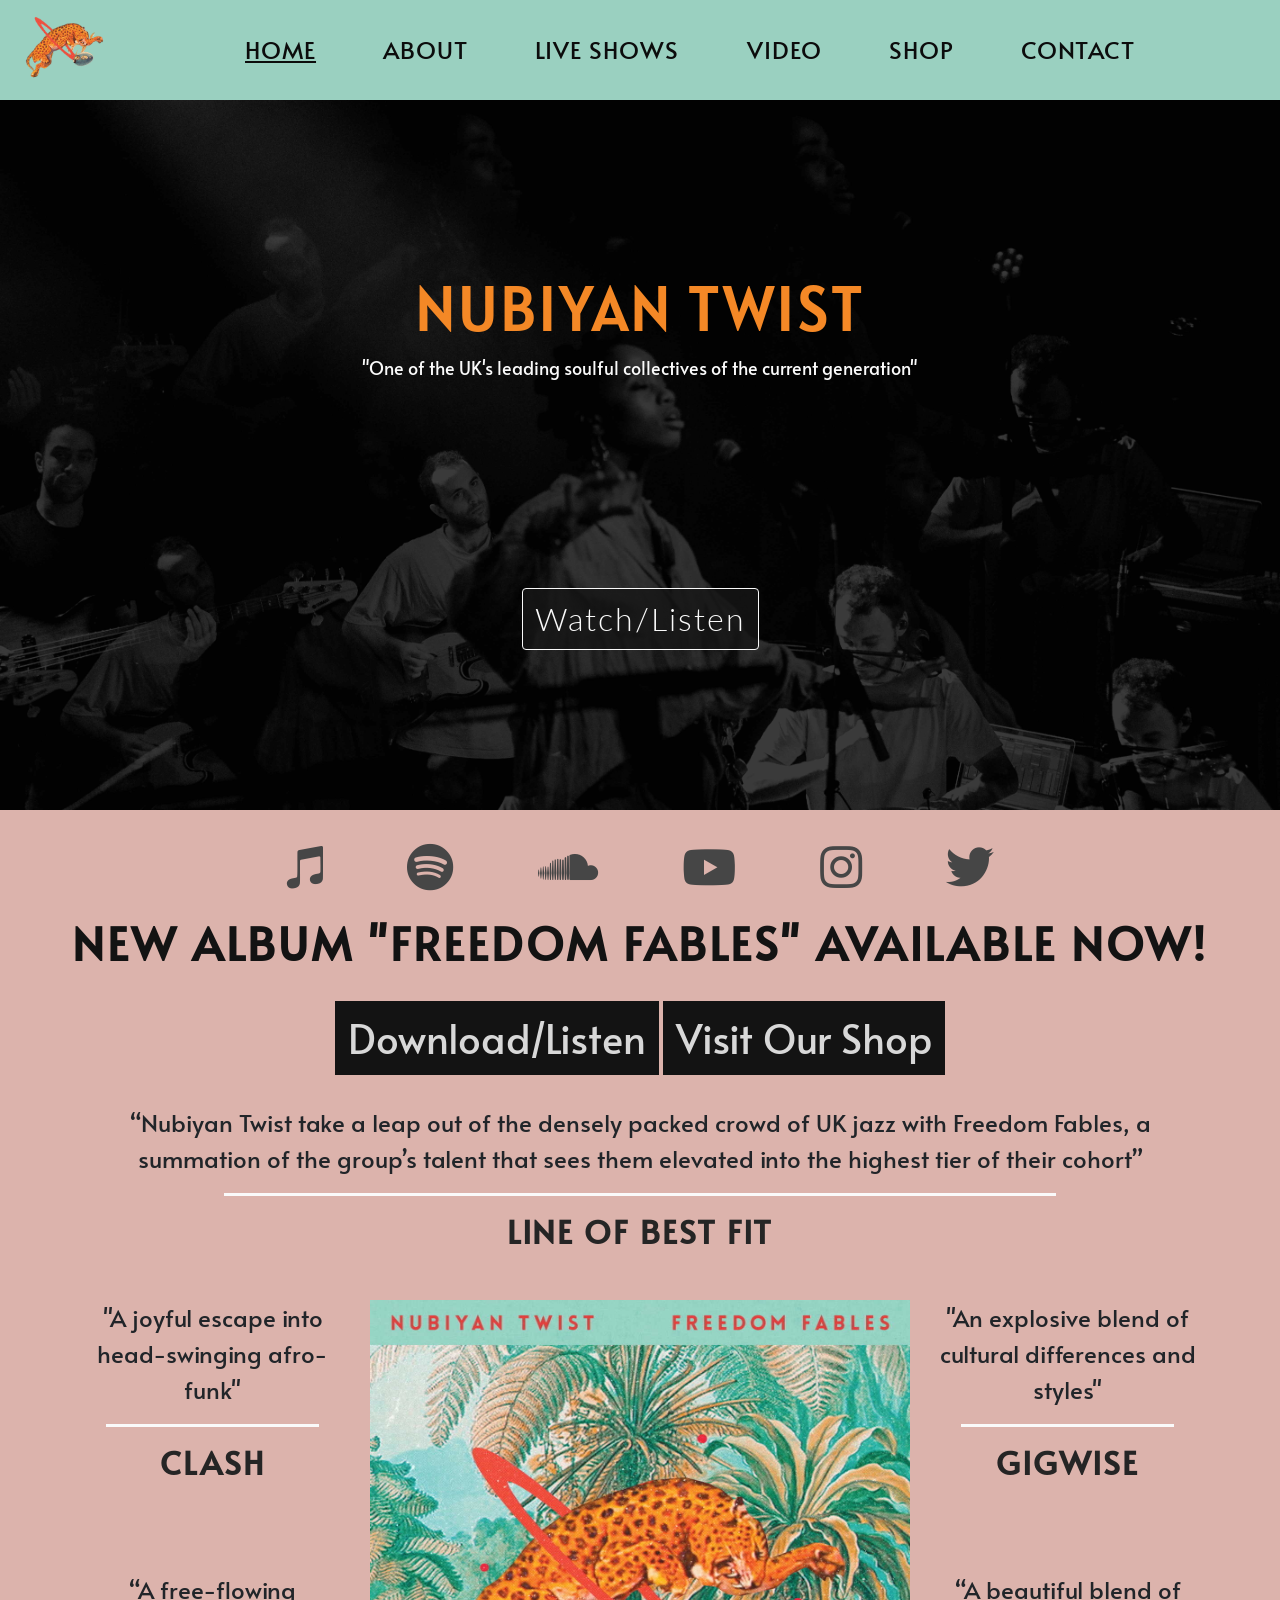
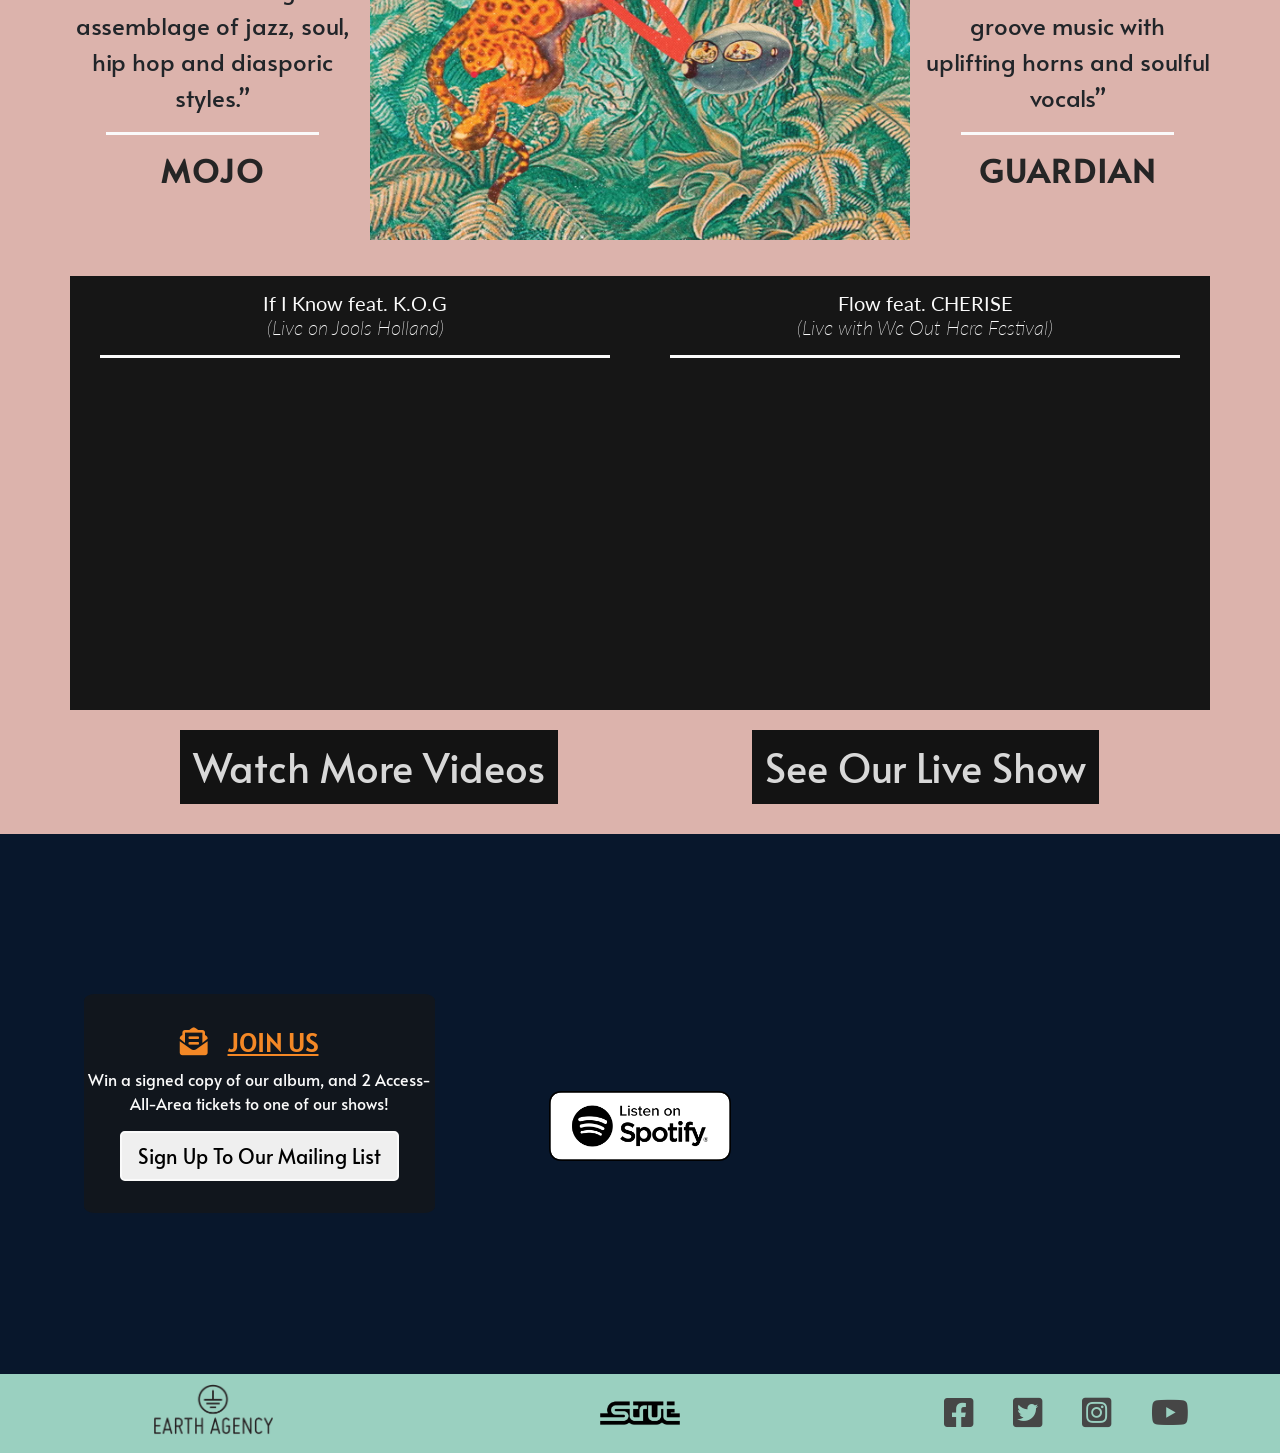
<file: index.html>
<!DOCTYPE html>
<html lang="en-US">
<head>
    <meta charset="UTF-8">
    <meta http-equiv="X-UA-Compatible" content="IE=edge">
    <meta name="viewport" content="width=device-width, initial-scale=1.0">
    <meta name="description" content="Home Page for UK Jazz Band Nubiyan Twist">
    <meta name="keywords" content="music, live music, jazz, UK Jazz, african, world music, UK Music, BBC Radio 6">
    <meta name="author" content="Nubiyan Twist">
    <title>Nubiyan Twist</title>
    <!-- Bootstrap and FontAwesome CDN -->
    <link rel="stylesheet" href="https://maxcdn.bootstrapcdn.com/bootstrap/4.0.0/css/bootstrap.min.css"
        integrity="sha384-Gn5384xqQ1aoWXA+058RXPxPg6fy4IWvTNh0E263XmFcJlSAwiGgFAW/dAiS6JXm" crossorigin="anonymous">
    <link rel="stylesheet" href="https://cdnjs.cloudflare.com/ajax/libs/font-awesome/5.15.3/css/all.min.css"
        integrity="sha512-iBBXm8fW90+nuLcSKlbmrPcLa0OT92xO1BIsZ+ywDWZCvqsWgccV3gFoRBv0z+8dLJgyAHIhR35VZc2oM/gI1w=="
        crossorigin="anonymous" />
    <link rel="stylesheet" href="assets/css/style.css">
</head>
<body>
    <!--Navigation Bar-->
    <nav class="navbar navbar-expand-sm fixed-top">
        <div class="container-fluid">
            <div class="navbar-logo" title="Nubiyan Twist Brand Logo, links to Home Page">
                <a href="index.html" class="navbar-brand">
                    <img src="assets/icons/nt-home-icon.png" width="604" height="504"
                        alt="Clickable Nubiyan Twist brand logo, links to home page">
                </a>
            </div>
            <button class="navbar-toggler" type="button" data-toggle="collapse" data-target="#navBarResponsive">
                <span><i class="fas fa-bars navbar-mobile-toggler"></i></span>
            </button>
            <div class="collapse navbar-collapse" id="navBarResponsive">
                <ul class="navbar-nav">
                    <li class="nav-item">
                        <a class="nav-link active" href="index.html">Home</a>
                    </li>
                    <li class="nav-item">
                        <a class="nav-link" href="about.html">About</a>
                    </li>
                    <li class="nav-item">
                        <a class="nav-link" href="liveshows.html">Live Shows</a>
                    </li>
                    <li class="nav-item">
                        <a class="nav-link" href="videos.html">Video</a>
                    </li>
                    <li class="nav-item">
                        <a class="nav-link" href="shop.html">Shop</a>
                    </li>
                    <li class="nav-item">
                        <a class="nav-link" href="contact.html">Contact</a>
                    </li>
                </ul>
                <!-- Navbar Brand Logo displayed on collapsed Navbar, on mobile phones only -->
                <div class="collapse-brand d-md-none d-sm-block">
                    <a href="index.html"><img src="assets/icons/nt-home-icon.png"
                            alt="Clickable icon link to home page"></a>
                </div>
            </div>
        </div>
    </nav>
    <!-- Hero Image/Jumbotron -->
    <main>
        <section>
            <div class="container-fluid callout-container p-0">
                <div class="opaque-overlay">&nbsp;</div>
                <div class="row no-gutters">
                    <div class="col-12">
                        <div class="jumbotron callout-jumbotron">
                            <h1 class="text-center text-uppercase">Nubiyan Twist</h1>
                            <p class="lead text-center">"One of the UK's leading
                                soulful collectives of the current generation"</p>
                        </div>
                    </div>
                    <div class="col-12">
                        <div class="anchor-wrapper">
                            <a class="btn" href="#feature-videos">Watch/Listen</a>
                        </div>
                    </div>
                </div>
            </div>
        </section>
        <!-- Album Promo Call-Out Section -->
        <section id="album-promotion-section">
            <div class="container-fluid">
                <div class="social-media-links">
                    <div class="row no-gutters d-inline">
                        <div class="col-12">
                            <ul>
                                <li><a href="https://music.apple.com/us/artist/nubiyan-twist/932010388"
                                        target="_blank"><span><i class="fab fa-itunes-note"></i></span></a></li>
                                <li><a href="https://open.spotify.com/artist/5HNkGissAKlCv88sus7rVO?si=vvxTg8BMSMqobjlIAK5eQg"
                                        target="_blank"><span><i class="fab fa-spotify"></i></span></a></li>
                                <li><a href="https://soundcloud.com/nubiyantwist" target="_blank"><span><i
                                                class="fab fa-soundcloud"></i></span></a></li>
                                <li><a href="https://www.youtube.com/user/NubiyanTwist" target="_blank"><span><i
                                                class="fab fa-youtube"></i></span></a></li>
                                <li class="d-none d-md-none d-lg-inline-block"><a
                                        href="https://www.instagram.com/nubiyantwist/?hl=en" target="_blank"><span><i
                                                class="fab fa-instagram"></i></span></a></li>
                                <li class="d-none d-md-none d-lg-inline-block"><a
                                        href="https://twitter.com/Nubiyantwist" target="_blank"><span><i
                                                class="fab fa-twitter"></i></span></a></li>
                            </ul>
                        </div>
                    </div>
                </div>
                <h4 class="promo-header"><strong>New Album "Freedom Fables" Available Now!</strong>
                </h4>
                <div class="col-12 download-shop-cta-wrapper p-0">
                        <a class="btn cta-promo-section" href="https://nubiyantwist.bandcamp.com/" target="_blank">Download/Listen</a>
                        <a class="btn cta-promo-section" href="shop.html">Visit Our Shop</a>
                </div>
            </div>
            <!-- Testimonies / Album Cover Image -->
            <div class="container leader-quote">
                <div class="row">
                    <div class="col-12 text-center d-none d-lg-block quote-content">
                        <p>“Nubiyan Twist take a leap out of the densely packed crowd of UK jazz
                            with
                            Freedom Fables, a summation of the group’s talent that sees them elevated into the highest
                            tier
                            of their cohort”
                        </p>
                        <hr class="block-divider-home">
                        <h6 class="testimony-header">Line of Best Fit</h6>
                    </div>
                </div>
            </div>
            <div class="container d-flex flex-nowrap">
                <div class="row">
                    <div class="col-sm-12 col-md-3 col-lg-3 testimony-tablet-padding">
                        <div class="quote-content">
                            <p>"A joyful escape into head-swinging afro-funk"</p>
                            <hr class="block-divider-home">
                            <h6 class="testimony-header">Clash</h6>
                        </div>
                        <div class="quote-content">
                            <p>“A free-flowing assemblage of jazz, soul, hip hop and diasporic
                                styles.”
                            </p>
                            <hr class="block-divider-home">
                            <h6 class="testimony-header">Mojo</h6>
                        </div>
                    </div>
                    <div class="col-sm-12 col-md-6 col-lg-6 album-cover-image">
                        <figure><img src="assets/images/home-page/ffcoverimage-home-promo.jpg" loading="lazy"
                                alt="Nubiyan Twist Freedom Fables Out Now" width="600" height="600" id="album-cover">
                        </figure>
                    </div>
                    <div class="col-sm-12 col-md-3 col-lg-3 testimony-tablet-padding">
                        <div class="quote-content">
                            <p>"An explosive blend of cultural differences and styles"</p>
                            <hr class="block-divider-home">
                            <h6 class="testimony-header">Gigwise</h6>
                        </div>
                        <div class="quote-content">
                            <p>“A beautiful blend of groove music with uplifting horns and soulful
                                vocals”</p>
                            <hr class="block-divider-home">
                            <h6 class="testimony-header">Guardian</h6>
                        </div>
                    </div>
                </div>
            </div>
            <!-- Featured Videos with Call-to-action Buttons -->
            <div class="container feature-video-container" id="feature-videos">
                <div class="row justify-content-md-between justify-content-lg-around padding">
                    <div class="col-sm-12 col-md-6 col-lg-6 home-video-wrapper">
                        <h5>If I Know feat. K.O.G <span class="block-span">(Live on Jools Holland)</span></h5>
                        <hr class="video-divider">
                        <iframe class="video" width="560" height="315" src="https://www.youtube.com/embed/c_VfMrUbQhY"
                            title="YouTube video player" loading="lazy"
                            allow="accelerometer; autoplay; clipboard-write; encrypted-media; gyroscope; picture-in-picture"
                            allowfullscreen></iframe>
                    </div>
                    <div class="col-sm-12 col-md-6 col-lg-6 home-video-wrapper">
                        <h5>Flow feat. CHERISE <span class="block-span">(Live with We Out Here Festival)</span></h5>
                        <hr class="video-divider">
                        <iframe class="video" width="560" height="315" src="https://www.youtube.com/embed/0d_JfNtGXSI"
                            title="YouTube video player" loading="lazy"
                            allow="accelerometer; autoplay; clipboard-write; encrypted-media; gyroscope; picture-in-picture"
                            allowfullscreen></iframe>
                    </div>
                    <div class="col-12 col-md-6 col-lg-4 home-feature-video-buttons">
                            <a class="btn cta-promo-section" href="videos.html">Watch More Videos</a>
                    </div>
                    <div class="col-12 col-md-6 col-lg-4">
                           <a class="btn cta-promo-section" href="liveshows.html">See Our Live Show</a>
                    </div>
                </div>
            </div>
        </section>
        <!-- Mailing List/Spotify Player -->
        <section class="mailing-spotify-section" id="mailing-spotify-section">
            <div class="container-fluid mailing-spotify-container text-center">
                <div class="row d-flex justify-content-center align-items-center">
                    <div class="col-md-6 col-lg-4 col-sm-12">
                        <div class="mailing-cta-tablet-flex">
                            <div class="mailing-cta">
                                <h3><span class="mail-icon"><i class="fas fa-envelope-open-text"></i></span>Join Us</h3>
                                <p class="content-font">Win a signed copy of our album, and 2 Access-All-Area tickets to
                                    one of our shows!</p>
                                <button class="btn btn-lg" data-toggle="modal"
                                    data-target="#signUpModal">Sign Up To Our Mailing List</button>
                            </div>
                        </div>
                    </div>
                    <div class="col-lg-4 d-none d-md-block spotify-badge">
                        <figure><img src="assets/icons/listen-on-spotify.png" alt="Spotify Badge" width="182"
                                height="70" class="spotify-desktop-image"></figure>
                    </div>
                    <div class="col-sm-12 spotify-mobile-banner d-md-none d-sm-block p-0">
                        <figure><img src="assets/images/home-page/spotify-leaderboard.jpg"
                                alt="Nubiyan Twist Spotify Promo Banner" class="spotify-leaderboard"
                                style="width: 100%"></figure>
                    </div>
                    <div class="col-lg-4 col-sm-12 p-0 mailing-spotify-content">
                        <iframe src=" https://open.spotify.com/embed/album/7dGOyxCI4QXNFxHEpgD4jt" width="300"
                            height="185" class="spotify-player" allow="encrypted-media"></iframe>
                    </div>
                </div>
            </div>
        </section>
    </main>
    <!-- Mailing List Modal Pop-up -->
    <aside>
    <div class="modal" tabindex="-1" role="dialog" id="signUpModal">
        <div class="modal-dialog" role="document">
            <div class="modal-content mailing-modal">
                <div class="modal-header" id="mailing-modal-header">
                    <h5 class="modal-title my-3">Sign Up to our Mailing List!</h5>
                    <button type="button" class="btn close" id="mailing-modal-close" data-dismiss="modal" aria-label="Close">
                        <span aria-hidden="true">&times;</span>
                    </button>
                </div>
                <div class="modal-body">
                    <form>
                        <div class="form-group">
                            <label for="exampleInputEmail1">Email address</label>
                            <input type="email" class="form-control" id="exampleInputEmail1"
                                aria-describedby="emailHelp" placeholder="Enter email">
                            <small id="emailHelp" class="form-text text-muted">We'll never share your email with
                                anyone else.</small>
                        </div>

                        <button type="submit" class="btn">Sign Up to Enter Prize Draw</button>
                    </form>
                </div>
            </div>
        </div>
    </div>
</aside>
    <!-- Footer -->
    <footer>
        <div class="container-fluid footer">
            <div class="row">
                <div class="col-lg-4 d-none d-md-none d-lg-block">
                    <div class="label-icon-wrapper">
                        <a href="https://earth-agency.com/" target="_blank"><img src="assets/icons/earth-agency-icon.png"
                                alt="Booking Agents Link" width="500" height="500" class="earth-agency-icon"></a>
                    </div>
                </div>
                <div class="col-lg-4 d-none d-md-none d-lg-block">
                    <div class="label-icon-wrapper">
                        <a href="https://strut.k7store.com/" target="_blank"><img src="assets/icons/strut-icon.png"
                                alt="Music Label Link" class="strut-icon" width="500" height="218"></a>
                    </div>
                </div>
                <div class="col-lg-4 col-sm-12">
                    <div class="footer-social-flex">

                        <ul class="footer-social-icons">

                            <li><a href="https://www.facebook.com/NubiyanTwist/" target="_blank"><i
                                        class="fab fa-facebook-square"></i></a>
                            </li>
                            <li><a href="https://www.twitter.com/NubiyanTwist/" target="_blank"><i
                                        class="fab fa-twitter-square"></i></a>
                            </li>
                            <li><a href="https://www.instagram.com/nubiyantwist" target="_blank"><i
                                        class="fab fa-instagram-square"></i></a>
                            </li>
                            <li><a href="https://www.youtube.com/nubiyantwist" target="_blank"><i
                                        class="fab fa-youtube"></i></a>
                            </li>

                        </ul>
                    </div>
                </div>
            </div>
        </div>
    </footer>

    <!-- Bootstrap jQuery -->
    <script src="https://code.jquery.com/jquery-3.2.1.slim.min.js"
        integrity="sha384-KJ3o2DKtIkvYIK3UENzmM7KCkRr/rE9/Qpg6aAZGJwFDMVNA/GpGFF93hXpG5KkN" crossorigin="anonymous">
    </script>
    <script src="https://cdnjs.cloudflare.com/ajax/libs/popper.js/1.12.9/umd/popper.min.js"
        integrity="sha384-ApNbgh9B+Y1QKtv3Rn7W3mgPxhU9K/ScQsAP7hUibX39j7fakFPskvXusvfa0b4Q" crossorigin="anonymous">
    </script>
    <script src="https://maxcdn.bootstrapcdn.com/bootstrap/4.0.0/js/bootstrap.min.js"
        integrity="sha384-JZR6Spejh4U02d8jOt6vLEHfe/JQGiRRSQQxSfFWpi1MquVdAyjUar5+76PVCmYl" crossorigin="anonymous">
    </script>
</body>

</html>
</file>
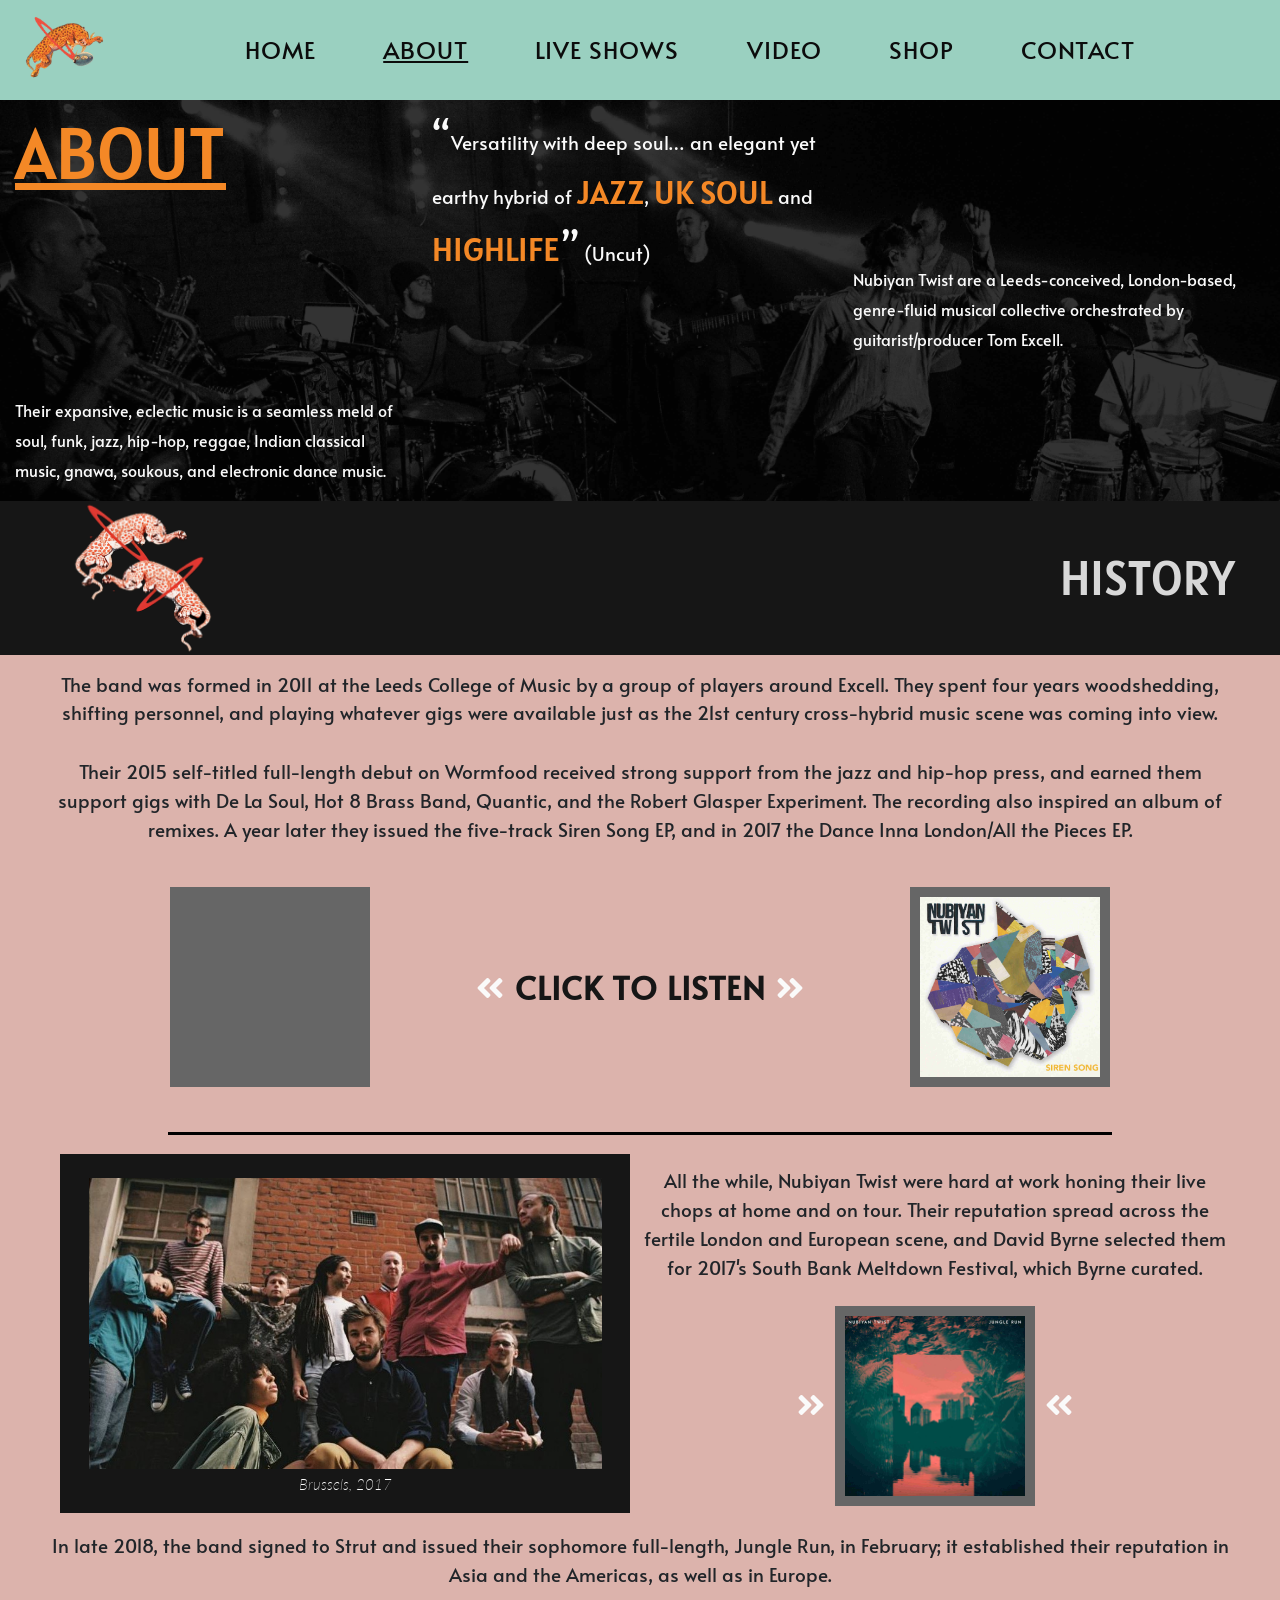
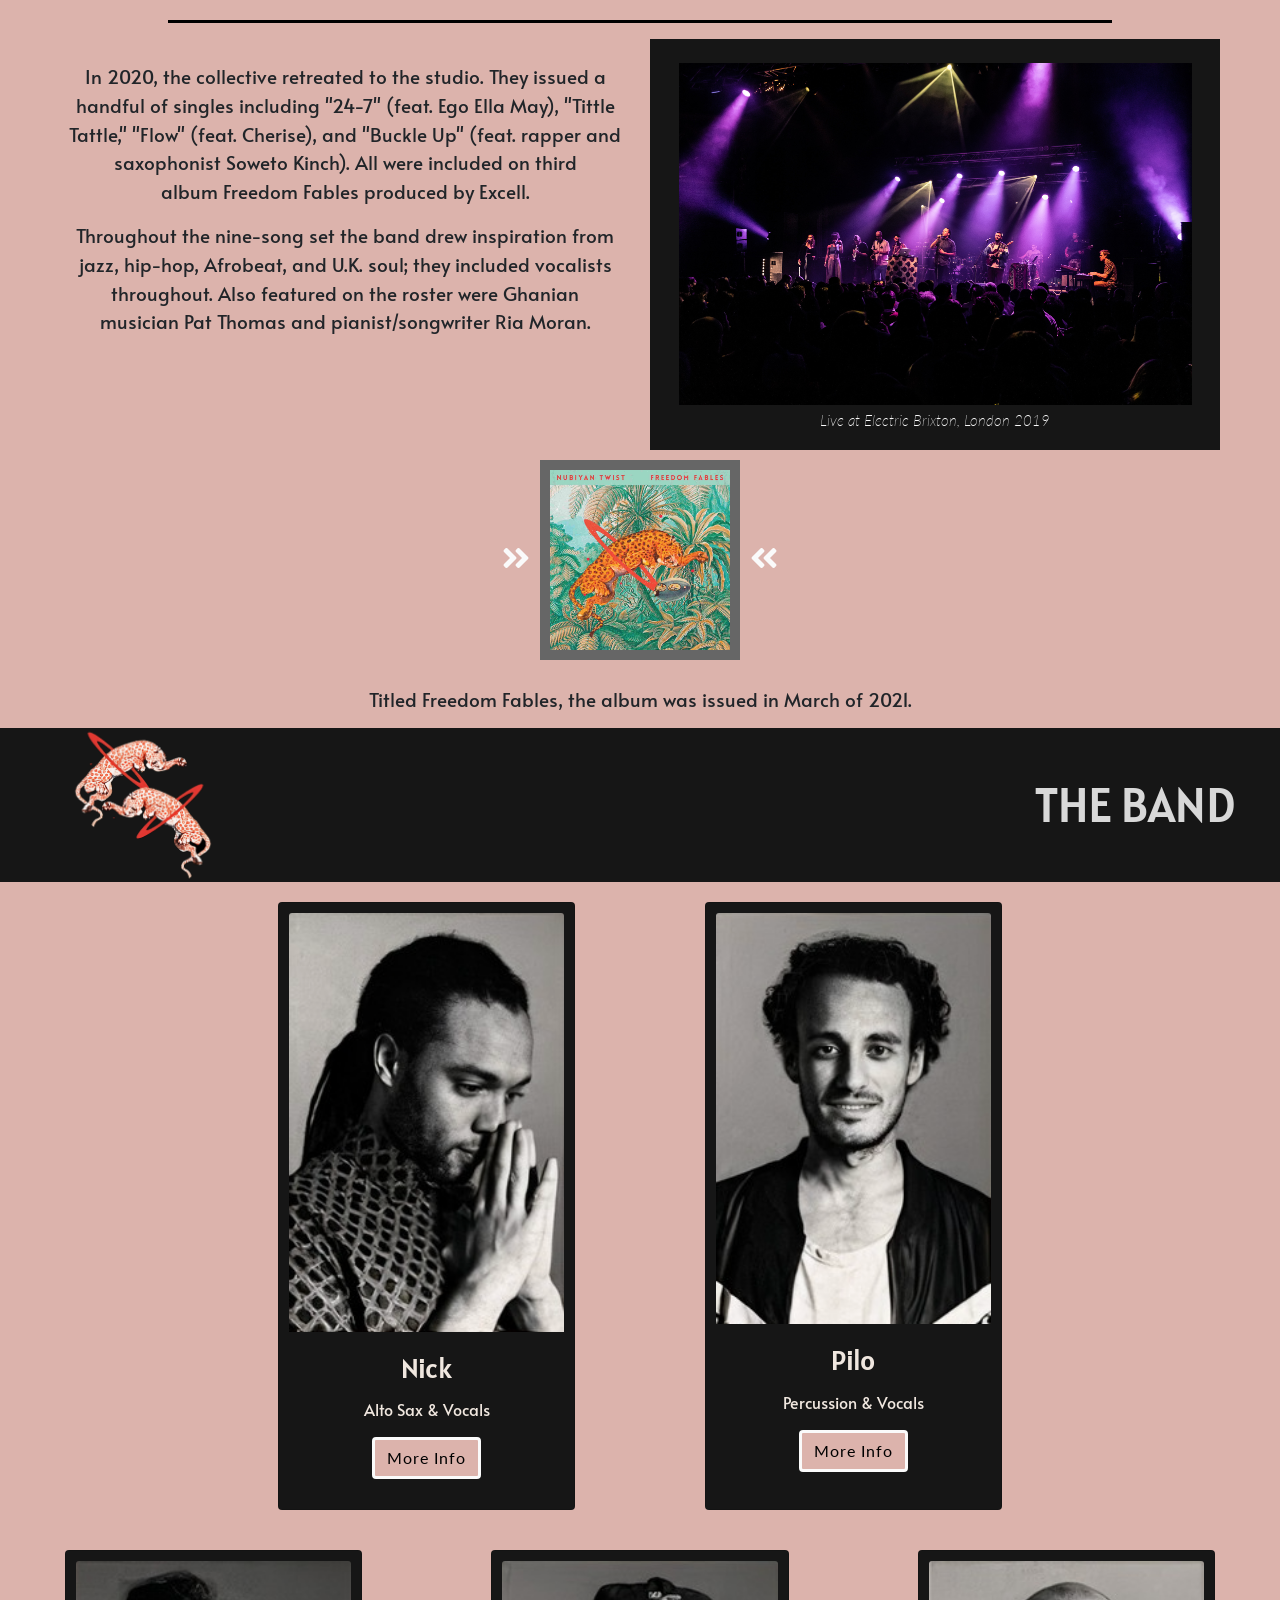
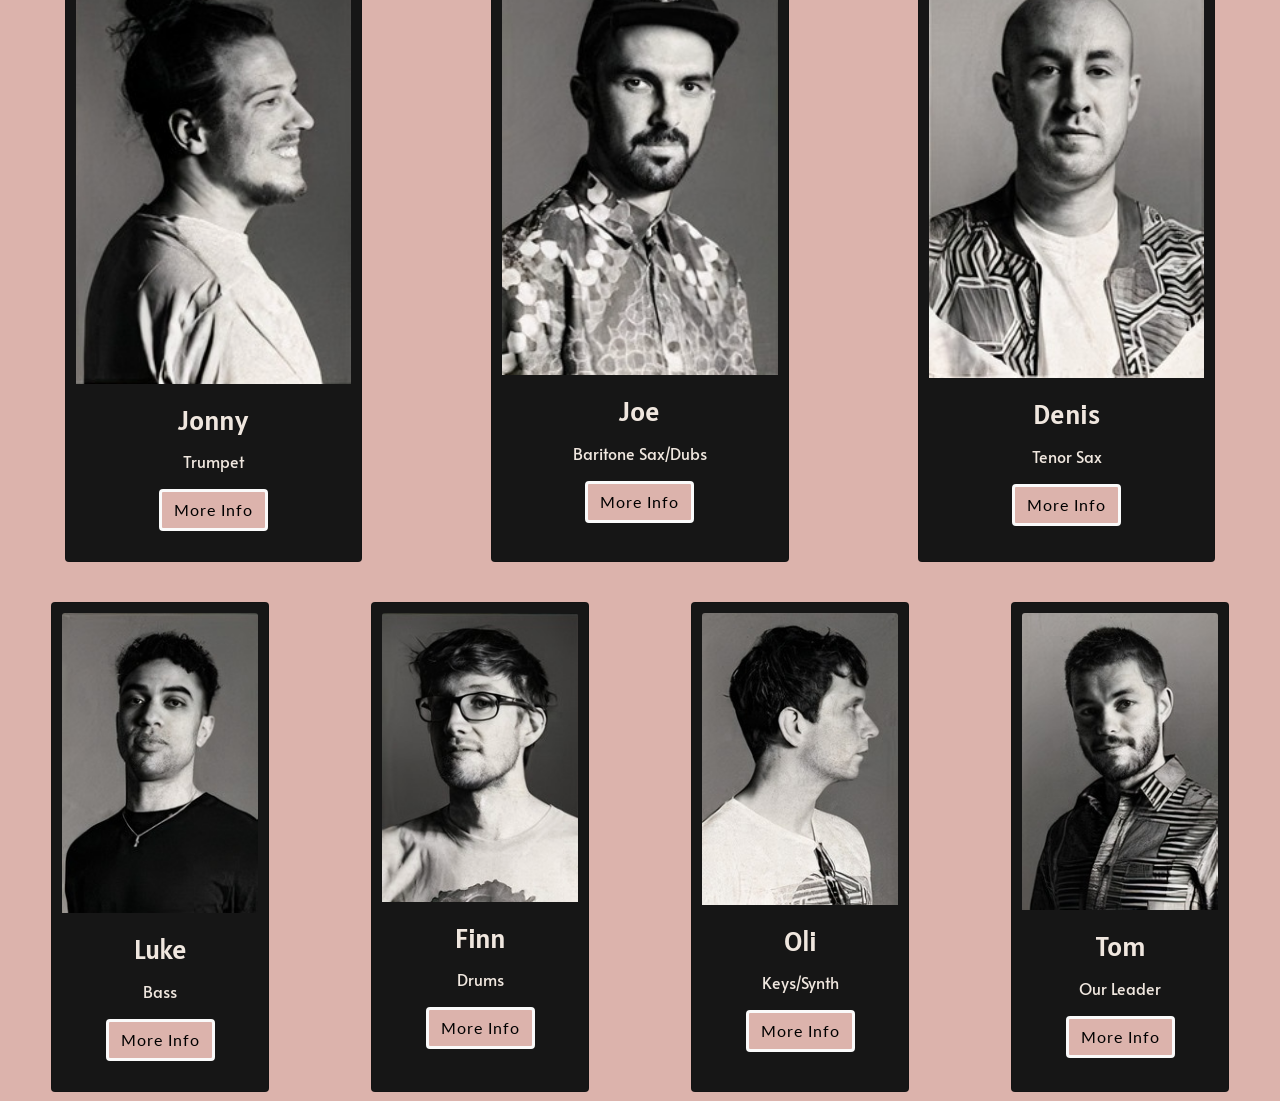
<file: about.html>
<!DOCTYPE html>
<html lang="en-US">
<head>
    <meta charset="UTF-8">
    <meta http-equiv="X-UA-Compatible" content="IE=edge">
    <meta name="viewport" content="width=device-width, initial-scale=1.0">
    <meta name="description" content="Nubiyan Twist. Band history and band members">
    <meta name="keywords" content="music, nubiyan twist, biography, band members, band history, live music">
    <meta name="author" content="Nubiyan Twist">
    <title>Nubiyan Twist | About</title>
    <!-- Bootstrap and FontAwesome CDN -->
    <link rel="stylesheet" href="https://maxcdn.bootstrapcdn.com/bootstrap/4.0.0/css/bootstrap.min.css"
        integrity="sha384-Gn5384xqQ1aoWXA+058RXPxPg6fy4IWvTNh0E263XmFcJlSAwiGgFAW/dAiS6JXm" crossorigin="anonymous">
    <link rel="stylesheet" href="https://cdnjs.cloudflare.com/ajax/libs/font-awesome/5.15.3/css/all.min.css"
        integrity="sha512-iBBXm8fW90+nuLcSKlbmrPcLa0OT92xO1BIsZ+ywDWZCvqsWgccV3gFoRBv0z+8dLJgyAHIhR35VZc2oM/gI1w=="
        crossorigin="anonymous" />
    <link rel="stylesheet" href="assets/css/style.css">
</head>
<body>

    <!--Navigation Bar-->
    <nav class="navbar navbar-expand-sm fixed-top">
        <div class="container-fluid">
            <div class="navbar-logo" title="Nubiyan Twist Brand Logo, links to Home Page">
                <a href="index.html" class="navbar-brand">
                    <img src="assets/icons/nt-home-icon.png" width="604" height="504"
                        alt="Clickable Nubiyan Twist brand logo, links to home page">
                </a>
            </div>
            <button class="navbar-toggler" type="button" data-toggle="collapse" data-target="#navBarResponsive">
                <span><i class="fas fa-bars navbar-mobile-toggler"></i></span>
            </button>

            <div class="collapse navbar-collapse" id="navBarResponsive">
                <ul class="navbar-nav justify-content-center">
                    <li class="nav-item">
                        <a class="nav-link" href="index.html">Home</a>
                    </li>
                    <li class="nav-item">
                        <a class="nav-link active" href="about.html">About</a>
                    </li>
                    <li class="nav-item">
                        <a class="nav-link" href="liveshows.html">Live Shows</a>
                    </li>
                    <li class="nav-item">
                        <a class="nav-link" href="videos.html">Video</a>
                    </li>
                    <li class="nav-item">
                        <a class="nav-link" href="shop.html">Shop</a>
                    </li>
                    <li class="nav-item">
                        <a class="nav-link" href="contact.html">Contact</a>
                    </li>
                </ul>
                <div class="collapse-brand d-md-none d-sm-block">
                    <a href="index.html"><img src="assets/icons/nt-home-icon.png"
                            alt="Clickable icon link to home page"></a>
                </div>
            </div>
        </div>
    </nav>
    <main>
    <section> <!-- Hero Image with Heading, Leading Quote and Two Paragraph Summary of Band -->
     <div class="container-fluid about-quote-container about-hero" title="Photo of Nubiyan Twist playing a live show">
            <div class="opaque-overlay">&nbsp;</div>
            <div class="row no-gutters">
                <div class="col-lg-4 col-md-4 d-none d-md-block">
                    <h1 class="about-header">About</h1>
                </div>
                <div class="col-8 col-lg-4 col-md-4 about-quote">
                    <p><span class="quotation-mark">“</span>Versatility with deep soul… an elegant yet earthy
                        hybrid of <span class="highlights">jazz</span>, <span class="highlights">UK soul</span>
                        and
                        <span class="highlights">highlife</span><span class="quotation-mark">”</span>
                        (Uncut)</p>
                </div>
            </div>
            <!-- Two Paragraph Summary of the Band -->
            <div class="row d-flex justify-content-end summary-row-1">
                <div class="col-8 order-2 order-md-1 col-lg-4 col-md-6 summary-wrapper-1">
                    <div class="summary" id="bio-summary-1">
                        <p>Nubiyan Twist are a Leeds-conceived, London-based, genre-fluid musical collective
                            orchestrated by guitarist/producer Tom Excell.</p>
                    </div>
                </div>
            </div>
            <div class="row flex-sm-column summary-row-2">
                <div class="col-8 order-1 order-md-2 col-lg-4 col-md-6 summary-wrapper-2">
                    <div class="summary" id="bio-summary-2">
                        <p>Their expansive, eclectic music is a seamless meld of soul, funk, jazz, hip-hop,
                            reggae,
                            Indian classical music, gnawa, soukous, and electronic dance music. 
                        </p>
                    </div>
                </div>
            </div>
        </div>
    </section>
    <!-- Band History -->
    <section>
        <div class="container-fluid p-0">
            <div class="row no-gutters section-header">
                <div class="col-12">
                    <h1 class="my-5 history-header">History</h1>
                </div>
            </div>
        </div>
        <div class="container-fluid history-body">
            <div class="row no-gutters">
                <div class="col-12">
                    <p>
                        The band was formed in 2011 at the Leeds College of Music by a group of players
                        around Excell.
                        They spent four years woodshedding, shifting personnel, and playing whatever gigs were
                        available
                        just as the 21st century cross-hybrid music scene was coming into view.
                    </p>
                </div>
            </div>
        <div class="row no-gutters">
            <div class="col-12">
                <p>
                    Their 2015 self-titled full-length debut on Wormfood received strong support from the jazz and
                    hip-hop press, and earned them support gigs with De La Soul, Hot 8 Brass Band, Quantic, and
                    the Robert Glasper Experiment. The recording also inspired an album of remixes. A year later
                    they issued the five-track Siren Song EP, and in 2017 the Dance Inna London/All the Pieces EP.
                </p>
            </div>
        </div>
        <div class="row d-inline">
            <div class="col-12">
                <div id="ss-st-display"> <!-- Clickable Image of album cover -->
                    <div class="st-square-container">
                    </div>
                    <!-- Added title to outer divs as an alternative to having no 'alt' attribute for image -->
                    <div class="st-square-outer" title="Nubiyan Twist Album, Self Titled">
                        <a href="https://nubiyantwist.bandcamp.com/album/nubiyan-twist-wf103" target="_blank"
                            rel="noopener">
                            <div class="st-square-inner">
                            </div>
                        </a>
                    </div>
                    <div class="st-sa-cta d-none d-md-block">
                        <p><span><i class="fas fa-angle-double-left"></i></span>Click to listen<span><i
                                    class="fas fa-angle-double-right"></i></span></p>
                    </div>
                    <div class="mobile-anglebrackets-display d-md-none d-sm-block">
                        <span><i class="fas fa-angle-double-left"></i></span>
                        <span><i class="fas fa-angle-double-right"></i></span>
                    </div>
                    <div class="ss-square-container">
                    </div>
                    <div class="ss-square-outer" title="Nubiyan Twist Siren Song EP">
                        <a href="https://nubiyantwist.bandcamp.com/album/nubiyan-twist-siren-song" target="_blank"
                            rel="noopener">
                            <div class="ss-square-inner">
                            </div>
                        </a>
                    </div>
                </div>
            </div>
        </div>
        <hr class="history-block-divider">
        <div class="row justify-content-center no-gutters text-center">
            <div class="col-12 col-md-6">
                <div class="history-image-wrapper" title="Nubiyan Twist Photoshoot, Brussels 2017">
                    <div class="history-image-inner">
                        <figure>
                            <img class="band-image" loading="lazy"
                                src="assets/images/about-page/nt-brussels-mobile.jpeg" width="270" srcset="assets/images/about-page/nt-brussels-mobile.jpeg 328w,
                                assets/images/about-page/nt-brussels-desktop.jpeg 353w,
                                assets/images/about-page/nt-brussels-tablet.jpeg 341w"
                                sizes="(min-width: 568px) 328px, (min-width: 768px) 341px, 353px"
                                alt="Nubiyan Twist photoshoot in Brussels, 2017">
                            <figcaption><small>Brussels, 2017</small></figcaption>
                        </figure>
                    </div>
                </div>
            </div>
            <div class="col-xs-12 col-sm-10 col-md-6">
                <p>
                    All the while, Nubiyan Twist were hard at work honing their live chops at home and on tour.
                    Their reputation spread across the fertile London and European scene, and David Byrne selected
                    them for 2017's South Bank Meltdown Festival, which Byrne curated.
                </p>
                <div id="jr-display"> <!-- Clickable Image of album cover -->
                    <span><i class="fas fa-angle-double-right click-indicators"></i></span>
                    <div class="jr-square-container">
                    </div>
                    <div class="jr-square-outer" title="Nubiyan Twist Album, Jungle Run">
                        <a href="https://nubiyantwist.bandcamp.com/album/jungle-run" target="_blank" rel="noopener">
                            <div class="jr-square-inner">
                            </div>
                        </a>
                    </div>
                    <span><i class="fas fa-angle-double-left click-indicators"></i></span>
                    <div class="jr-square-container">
                </div>
            </div>
        </div>
        <div class="row no-gutters text-center">
            <div class="col-12">
                <p>In late 2018, the band signed to Strut and issued their sophomore full-length, Jungle Run, in
                    February; it established their reputation in Asia and the Americas, as well as in Europe.</p>
            </div>
        </div>
        <hr class="history-block-divider">
        <div class="row no-gutters text-center">
            <div class="col-12 col-md-6 order-2 order-md-1 p-2">
                <div class="history-flex-wrapper">
                    <p>In 2020, the collective retreated to the studio. They issued a handful of singles including
                        "24-7" (feat. Ego Ella May), "Tittle Tattle," "Flow" (feat. Cherise), and "Buckle Up" (feat.
                        rapper and saxophonist Soweto Kinch). All were included on third album Freedom Fables produced
                        by Excell.</p>
                    <p>Throughout the nine-song set the band drew inspiration from jazz, hip-hop, Afrobeat,
                        and U.K. soul; they included vocalists throughout. Also featured on the roster were Ghanian
                        musician Pat Thomas and pianist/songwriter Ria Moran.</p>
                </div>
            </div>
            <div class="col-md-6 order-1 order-md-2">
                <div class="history-image-wrapper" title="Nubiyan Twist Live at Electric Brixton, London 2019">
                    <div class="history-image-inner">
                        <figure><img class="band-image" loading="lazy" width="270"
                                src="assets/images/about-page/nt-electricbrixton-mobile.jpg" srcset="assets/images/about-page/nt-electricbrixton-mobile.jpg 328w,
                               assets/images/about-page/nt-electricbrixton-desktop.jpg 353w,
                               assets/images/about-page/nt-electricbrixton-tablet.jpg 341w"
                               sizes="(min-width: 568px) 328px, (min-width: 768px) 341px, 353px"
                                alt="Nubiyan Twist Live at Electric Brixton, London 2019">
                            <figcaption><small>Live at Electric Brixton, London 2019</small></figcaption>
                        </figure>
                    </div>
                </div>
            </div>
        </div>
        <div class="row no-gutters justify-content-center text-center">
            <div class="col-xs-12 col-sm-10 col-md-6 col-lg-12">
                <div id="ff-display"> <!-- Clickable Image of album cover -->
                    <span><i class="fas fa-angle-double-right click-indicators"></i></span>
                    <div class="ff-square-container">
                    </div>
                    <div class="ff-square-outer" title="Nubiyan Twist's Latest Album, Freedom Fables">
                        <a href="https://nubiyantwist.bandcamp.com/album/freedom-fables" target="_blank" rel="noopener">
                            <div class="ff-square-inner">
                            </div>
                        </a>
                    </div>
                    <span><i class="fas fa-angle-double-left click-indicators"></i></span>
                </div>
            </div>
            <div class="col-12 text-center">
                <p>Titled Freedom Fables, the album was issued in March of 2021.</p>
            </div>
        </div>
    </div>
    </div>
    </section>
    <!-- Band Cards with buttons opening modal windows, featuring further content relating to each band member -->
    <section>
        <div class="container-fluid">
            <div class="row text-center section-header">
                <div class="col-12 p-0">
                    <h2 class="my-5 band-card-header">The Band</h2>
                </div>
            </div>
        </div>
        <div class="container-fluid band-cards-container">
            <div class="row justify-content-center text-center">
                <div class="col-sm-12 col-md-4 band-card-wrapper">
                    <div class="card band-card" title="Nick Richards - Alto Saxophone and Vocals">
                        <img class="card-img-top img-fluid" width="208" height="316" loading="lazy" src="assets/images/about-headshots/about-nick.jpg"
                            alt="Nick Richards. Alto Saxophone and Vocals">
                        <div class="card-body">
                            <h3 class="card-title">Nick</h3>
                            <p class="card-text">Alto Sax & Vocals</p>
                            <button type="button" class="btn" data-toggle="modal" data-target="#nick-modal">More
                                Info</button>
                        </div>
                    </div>
                </div>
                <div class="col-sm-12 col-md-4 band-card-wrapper">
                    <div class="card band-card" title="Pilo Adami - Percussion and Vocals">
                        <img class="card-img-top img-fluid" width="205" height="306" loading="lazy" src="assets/images/about-headshots/about-pilo.jpg"
                            alt="Pilo Adami. Percussion and Vocals">
                        <div class="card-body">
                            <h3 class="card-title">Pilo</h3>
                            <p class="card-text">Percussion & Vocals</p>
                            <button type="button" class="btn" data-toggle="modal" data-target="#pilo-modal">More
                                Info</button>
                        </div>
                    </div>
                </div>
            </div>
            <div class="row">
                <div class="col-sm-12 col-md-4 col-lg-4 band-card-wrapper">
                    <div class="card band-card" title="Jonny Enser - Trumpet">
                        <img class="card-img-top img-fluid" width="206" height="316" loading="lazy" src="assets/images/about-headshots/about-jonny.jpg"
                            alt="Jonny Enser. Trumpet">
                        <div class="card-body">
                            <h3 class="card-title">Jonny</h3>
                            <p class="card-text">Trumpet</p>
                            <button type="button" class="btn" data-toggle="modal" data-target="#jonny-modal">More
                                Info</button>
                        </div>
                    </div>
                </div>
                <div class="col-sm-12 col-md-4 col-lg-4 band-card-wrapper">
                    <div class="card band-card" title="Joe Henwood - Baritone Saxophone and Dubs">
                        <img class="card-img-top img-fluid" width="207" height="311" loading="lazy" src="assets/images/about-headshots/about-joe.jpg"
                            alt="Joe Henwood. Baritone Saxophone.">
                        <div class="card-body">
                            <h3 class="card-title">Joe</h3>
                            <p class="card-text">Baritone Sax/Dubs</p>
                            <button type="button" class="btn" data-toggle="modal" data-target="#joe-modal">More
                                Info</button>
                        </div>
                    </div>
                </div>
                <div class="col-sm-12 col-md-4 col-lg-4 band-card-wrapper">
                    <div class="card band-card" title="Denis Scully - Tenor Saxophone">
                        <img class="card-img-top img-fluid" width="210" height="318" loading="lazy" src="assets/images/about-headshots/about-denis.jpg"
                            alt="Denis Scully. Tenor Saxophone.">
                        <div class="card-body">
                            <h3 class="card-title">Denis</h3>
                            <p class="card-text">Tenor Sax</p>
                            <button type="button" class="btn" data-toggle="modal" data-target="#denis-modal">More
                                Info</button>
                        </div>
                    </div>
                </div>
            </div>
            <div class="row justify-content-center">
                <div class="col-sm-12 col-md-3 col-lg-3 band-card-wrapper">
                    <div class="card band-card" title="Luke Wynter - Bass Guitar">
                        <img class="card-img-top img-fluid" width="202" height="310" loading="lazy" src="assets/images/about-headshots/about-luke.jpg"
                            alt="Luke Wynter. Bass Guitar.">
                        <div class="card-body">
                            <h3 class="card-title">Luke</h3>
                            <p class="card-text">Bass</p>
                            <button type="button" class="btn" data-toggle="modal" data-target="#luke-modal">More
                                Info</button>
                        </div>
                    </div>
                </div>
                <div class="col-sm-12 col-md-3 col-lg-3 band-card-wrapper">
                    <div class="card band-card" title="Finn Booth - Drums">
                        <img class="card-img-top img-fluid" width="208" height="307" loading="lazy" src="assets/images/about-headshots/about-finn.jpg"
                            alt="Finn Booth. Drums">
                        <div class="card-body">
                            <h3 class="card-title">Finn</h3>
                            <p class="card-text">Drums</p>
                            <button type="button" class="btn" data-toggle="modal" data-target="#finn-modal">More
                                Info</button>
                        </div>
                    </div>
                </div>
                <div class="col-sm-12 col-md-3 col-lg-3 band-card-wrapper">
                    <div class="card band-card" title="Oliver Cadman - Keys and Synthesizer">
                        <img class="card-img-top img-fluid" width="208" height="310" loading="lazy" src="assets/images/about-headshots/about-oli.jpg"
                            alt="Oliver Cadman. Keys">
                        <div class="card-body">
                            <h3 class="card-title">Oli</h3>
                            <p class="card-text">Keys/Synth</p>
                            <button type="button" class="btn" data-toggle="modal" data-target="#oli-modal">More
                                Info</button>
                        </div>
                    </div>
                </div>
                <div class="col-sm-12 col-md-3 col-lg-3 band-card-wrapper">
                    <div class="card band-card" title="Tom Excell - Band Leader, Guitar and Electronics">
                        <img class="card-img-top img-fluid" width="204" height="310" loading="lazy" src="assets/images/about-headshots/about-tom.jpg"
                            alt="Tom Excell. M.D, producer, guitar and electronics">
                        <div class="card-body">
                            <h3 class="card-title">Tom</h3>
                            <p class="card-text">Our Leader</p>
                            <button type="button" class="btn" data-toggle="modal" data-target="#tom-modal">More
                                Info</button>
                        </div>
                    </div>
                </div>
            </div>
        </div>
    </section>
    </main>
    <!-- Band Member Modal Windows -->
    <aside>
    <div class="modal band-modal" id="nick-modal" tabindex="-1" role="dialog">
        <div class="modal-dialog">
            <div class="modal-content">
                <div class="modal-header">
                    <h5 class="modal-title">Nick Richards</h5>
                </div>
                <div class="modal-body">
                    <p>We knew Nick could already tear up the Alto Saxophone, but quite frankly, none of us
                        realized how beautiful a voice he also had. Check him out on our tune "Tell It To Me Slowly"
                        below.</p>
                    <iframe class="modal-video" id="#nick-modal-video" width="560" height="315"
                        src="https://www.youtube.com/embed/YtvcTQ5CGWo" title="YouTube video player"
                        allow="accelerometer; autoplay; clipboard-write; encrypted-media; gyroscope; picture-in-picture"
                        allowfullscreen></iframe>
                </div>
                <div class="modal-footer">
                    <button type="button" class="btn" data-dismiss="modal">Close</button>
                </div>
            </div>
        </div>
    </div>
    <div class="modal band-modal" id="pilo-modal" tabindex="-1" role="dialog">
        <div class="modal-dialog">
            <div class="modal-content">
                <div class="modal-header">
                    <h5 class="modal-title">Pilo Adami</h5>
                </div>
                <div class="modal-body">
                    <p>Pilo is many things; a Percussionist, Guitarist, Drummer, and Producer in his own right.
                        Check him out in his studio.</p>
                    <iframe class="modal-video" width="560" height="315" src="https://www.youtube.com/embed/W9px-1Pz930"
                        title="YouTube video player"
                        allow="accelerometer; autoplay; clipboard-write; encrypted-media; gyroscope; picture-in-picture"
                        allowfullscreen></iframe>
                </div>
                <div class="modal-footer">
                    <button type="button" class="btn" data-dismiss="modal">Close</button>
                </div>
            </div>
        </div>
    </div>
    <div class="modal band-modal" id="jonny-modal" tabindex="-1" role="dialog">
        <div class="modal-dialog">
            <div class="modal-content">
                <div class="modal-header">
                    <h5 class="modal-title">Jonny Enser</h5>
                </div>
                <div class="modal-body">
                    <p>A versatile Trumpet player, composer and teacher, Jonny also composes music in his own right.
                        Check out one of his tracks from 'Isolation Tapes' here.</p>
                    <iframe class="modal-video" width="560" height="315" src="https://www.youtube.com/embed/8MahBYGpmdo"
                        title="YouTube video player"
                        allow="accelerometer; autoplay; clipboard-write; encrypted-media; gyroscope; picture-in-picture"
                        allowfullscreen></iframe>
                </div>
                <div class="modal-footer">
                    <button type="button" class="btn" data-dismiss="modal">Close</button>
                </div>
            </div>
        </div>
    </div>
    <div class="modal band-modal" id="joe-modal" tabindex="-1" role="dialog">
        <div class="modal-dialog">
            <div class="modal-content">
                <div class="modal-header">
                    <h5 class="modal-title">Joe Henwood</h5>
                </div>
                <div class="modal-body">
                    <p>Joe is very handy indeed. As well as covering the Baritone saxophone <span
                            style="text-transform:uppercase">and</span> the Dub station, he has also built his
                        own beautiful, professional studio, located in Oxfordshire, where we record our records. Without
                        Joe's hard work and ingenuity, we would have had a much harder time developing our sound. Thanks Joe.</p>
                    <p>Check out his studio in action here, with a video featuring our good friends, Me and My Friends!
                    </p>
                    <iframe class="modal-video" width="560" height="315" src="https://www.youtube.com/embed/QJU6fQXrNAE"
                        title="YouTube video player"
                        allow="accelerometer; autoplay; clipboard-write; encrypted-media; gyroscope; picture-in-picture"
                        allowfullscreen></iframe>
                </div>
                <div class="modal-footer">
                    <button type="button" class="btn" data-dismiss="modal">Close</button>
                </div>
            </div>
        </div>
    </div>
    <div class="modal band-modal" id="denis-modal" tabindex="-1" role="dialog">
        <div class="modal-dialog">
            <div class="modal-content">
                <div class="modal-header">
                    <h5 class="modal-title">Denis Scully</h5>
                </div>
                <div class="modal-body">
                    <p>Denis is our secret weapon, our whip hand, our ace up our sleeve. We call him "the bull". Heavily
                        influenced by Michael Brecker, his sound his undeniably fierce indeed. Check his solo on our
                        track "24-7" here. </p>
                    <iframe class="modal-video" width="560" height="315"
                        src="https://www.youtube.com/embed/K26KlWucg30?start=109" title="YouTube video player"
                        allow="accelerometer; autoplay; clipboard-write; encrypted-media; gyroscope; picture-in-picture"
                        allowfullscreen></iframe>
                </div>
                <div class="modal-footer">
                    <button type="button" class="btn" data-dismiss="modal">Close</button>
                </div>
            </div>
        </div>
    </div>
    <div class="modal band-modal" id="luke-modal" tabindex="-1" role="dialog">
        <div class="modal-dialog">
            <div class="modal-content">
                <div class="modal-header">
                    <h5 class="modal-title">Luke Wynter</h5>
                </div>
                <div class="modal-body">
                    <p>Virtuous on both Bass Guitar and Guitar, Luke fronts his own project "Golden Mean". Check
                        it out below.</p>
                    <iframe class="modal-video" width="560" height="315" src="https://www.youtube.com/embed/TwixraQ3dGY"
                        title="YouTube video player"
                        allow="accelerometer; autoplay; clipboard-write; encrypted-media; gyroscope; picture-in-picture"
                        allowfullscreen></iframe>
                </div>
                <div class="modal-footer">
                    <button type="button" class="btn" data-dismiss="modal">Close</button>
                </div>
            </div>
        </div>
    </div>
    <div class="modal band-modal" id="finn-modal" tabindex="-1" role="dialog">
        <div class="modal-dialog">
            <div class="modal-content">
                <div class="modal-header">
                    <h5 class="modal-title">Finn Booth</h5>
                </div>
                <div class="modal-body">
                    <p>Finn is the band's traction engine. Our driving force. Our kind-hearted daredevil who can
                        kickflip a triple stack, while playing slap bass. Well, maybe not, but he comes close. You might
                        see
                        what we mean by watching one of his creations below.</p>
                    <iframe class="modal-video" width="560" height="315" src="https://www.youtube.com/embed/snMWGv0L53c"
                        title="YouTube video player"
                        allow="accelerometer; autoplay; clipboard-write; encrypted-media; gyroscope; picture-in-picture"
                        allowfullscreen></iframe>
                </div>
                <div class="modal-footer">
                    <button type="button" class="btn" data-dismiss="modal">Close</button>
                </div>
            </div>
        </div>
    </div>
    <div class="modal band-modal" id="oli-modal" tabindex="-1" role="dialog">
        <div class="modal-dialog">
            <div class="modal-content">
                <div class="modal-header">
                    <h5 class="modal-title">Oliver Cadman</h5>
                </div>
                <div class="modal-body">
                    <p>Our man on Keys & Synth, Oli has contributed a number of his own compositions to the band, and
                        plays a key role in the development of a lot of our songs. Here he is playing his own
                        interpretation of Duke Ellington's "Single Petal of a Rose" with our good friend (and occasional
                        band-mate) Arran Kent.
                    </p>
                    <iframe class="modal-video" width="560" height="315" src="https://www.youtube.com/embed/EWknrq_In9w"
                        title="YouTube video player"
                        allow="accelerometer; autoplay; clipboard-write; encrypted-media; gyroscope; picture-in-picture"
                        allowfullscreen></iframe>
                </div>
                <div class="modal-footer">
                    <button type="button" class="btn" data-dismiss="modal">Close</button>
                </div>
            </div>
        </div>
    </div>
    <div class="modal band-modal" id="tom-modal" tabindex="-1" role="dialog">
        <div class="modal-dialog">
            <div class="modal-content">
                <div class="modal-header">
                    <h5 class="modal-title">Tom Excell</h5>
                </div>
                <div class="modal-body">
                    <p>Last but <span style="text-transform: uppercase"> by no means </span> least, here is Tom.
                        He is our leader, our MD, Producer Wizard, Guitarist, and Electronics technician.
                        Without him and his vision, we wouldn't be here. As well as working tirelessly with
                        Nubiyan Twist, he produces all sorts of music. Check out one of his other bands 'ONIPA',
                        featuring our good friends, below.</p>
                    <iframe class="modal-video" width="560" height="315" src="https://www.youtube.com/embed/GF7o8CPTCCw"
                        title="YouTube video player"
                        allow="accelerometer; autoplay; clipboard-write; encrypted-media; gyroscope; picture-in-picture"
                        allowfullscreen></iframe>
                </div>
                <div class="modal-footer">
                    <button type="button" class="btn" data-dismiss="modal">Close</button>
                </div>
            </div>
        </div>
    </div>
</aside>
    <!-- Footer -->
    <footer>
        <div class="container-fluid footer">
            <div class="row">
                <div class="col-lg-4 d-none d-md-none d-lg-block">
                    <div class="label-icon-wrapper">
                        <a href="https://earth-agency.com/" target="_blank"><img src="assets/icons/earth-agency-icon.png"
                                alt="Booking Agents Link" width="500" height="218" class="earth-agency-icon"></a>
                    </div>
                </div>
                <div class="col-lg-4 d-none d-md-none d-lg-block">
                    <div class="label-icon-wrapper">
                        <a href="https://strut.k7store.com/" target="_blank"><img src="assets/icons/strut-icon.png"
                                alt="Music Label Link" class="strut-icon" width="500" height="500"></a>
                    </div>
                </div>
                <div class="col-lg-4 col-sm-12">
                    <div class="footer-social-flex">

                        <ul class="footer-social-icons">

                            <li><a href="https://www.facebook.com/NubiyanTwist/" target="_blank" rel="noopener"
                                    aria-label="Link to Nubiyan Twist's Facebook Page"><i
                                        class="fab fa-facebook-square"></i></a>
                            </li>
                            <li><a href="https://www.twitter.com/NubiyanTwist/" target="_blank" rel="noopener"
                                    aria-label="Link to Nubiyan Twist's Twitter Page"><i
                                        class="fab fa-twitter-square"></i></a>
                            </li>
                            <li><a href="https://www.instagram.com/nubiyantwist" target="_blank" rel="noopener"
                                    aria-label="Link to Nubiyan Twist's Instagram Page"><i
                                        class="fab fa-instagram-square"></i></a>
                            </li>
                            <li><a href="https://www.youtube.com/nubiyantwist" target="_blank" rel="noopener"
                                    aria-label="Link to Nubiyan Twist's Youtube Channel"><i
                                        class="fab fa-youtube"></i></a>
                            </li>

                        </ul>
                    </div>
                </div>
            </div>
        </div>
    </footer>

    <!-- Bootstrap jQuery -->
    <script src="https://code.jquery.com/jquery-3.2.1.slim.min.js"
        integrity="sha384-KJ3o2DKtIkvYIK3UENzmM7KCkRr/rE9/Qpg6aAZGJwFDMVNA/GpGFF93hXpG5KkN" crossorigin="anonymous">
    </script>
    <script src="https://cdnjs.cloudflare.com/ajax/libs/popper.js/1.12.9/umd/popper.min.js"
        integrity="sha384-ApNbgh9B+Y1QKtv3Rn7W3mgPxhU9K/ScQsAP7hUibX39j7fakFPskvXusvfa0b4Q" crossorigin="anonymous">
    </script>
    <script src="https://maxcdn.bootstrapcdn.com/bootstrap/4.0.0/js/bootstrap.min.js"
        integrity="sha384-JZR6Spejh4U02d8jOt6vLEHfe/JQGiRRSQQxSfFWpi1MquVdAyjUar5+76PVCmYl" crossorigin="anonymous">
    </script>

    <!-- JavaScript to stop embedded videos when user closes band modal windows.
    Code referenced from Stack Overflow. URL :
     https://stackoverflow.com/questions/40211944/stop-playing-video-in-iframe-when-modal-is-closed 
    Credits given in project's README.md file -->

    <script>
        $("#nick-modal").on('hidden.bs.modal', function (e) {
            $("#nick-modal iframe").attr("src", $("#nick-modal iframe").attr("src"));
        });

        $("#pilo-modal").on('hidden.bs.modal', function (e) {
            $("#pilo-modal iframe").attr("src", $("#pilo-modal iframe").attr("src"));
        });

        $("#jonny-modal").on('hidden.bs.modal', function (e) {
            $("#jonny-modal iframe").attr("src", $("#jonny-modal iframe").attr(
                "src"));
        });

        $("#joe-modal").on('hidden.bs.modal', function (e) {
            $("#joe-modal iframe").attr("src", $("#joe-modal iframe").attr("src"));
        });

        $("#denis-modal").on('hidden.bs.modal', function (e) {
            $("#denis-modal iframe").attr("src", $("#denis-modal iframe").attr("src"));
        });

        $("#luke-modal").on('hidden.bs.modal', function (e) {
            $("#luke-modal iframe").attr("src", $("#luke-modal iframe").attr("src"));
        });

        $("#finn-modal").on('hidden.bs.modal', function (e) {
            $("#finn-modal iframe").attr("src", $("#finn-modal iframe").attr("src"));
        });

        $("#oli-modal").on('hidden.bs.modal', function (e) {
            $("#oli-modal iframe").attr("src", $("#oli-modal iframe").attr("src"));
        });

        $("#tom-modal").on('hidden.bs.modal', function (e) {
            $("#tom-modal iframe").attr("src", $("#tom-modal iframe").attr("src"));
        });
    </script>
</body>

</html>
</file>
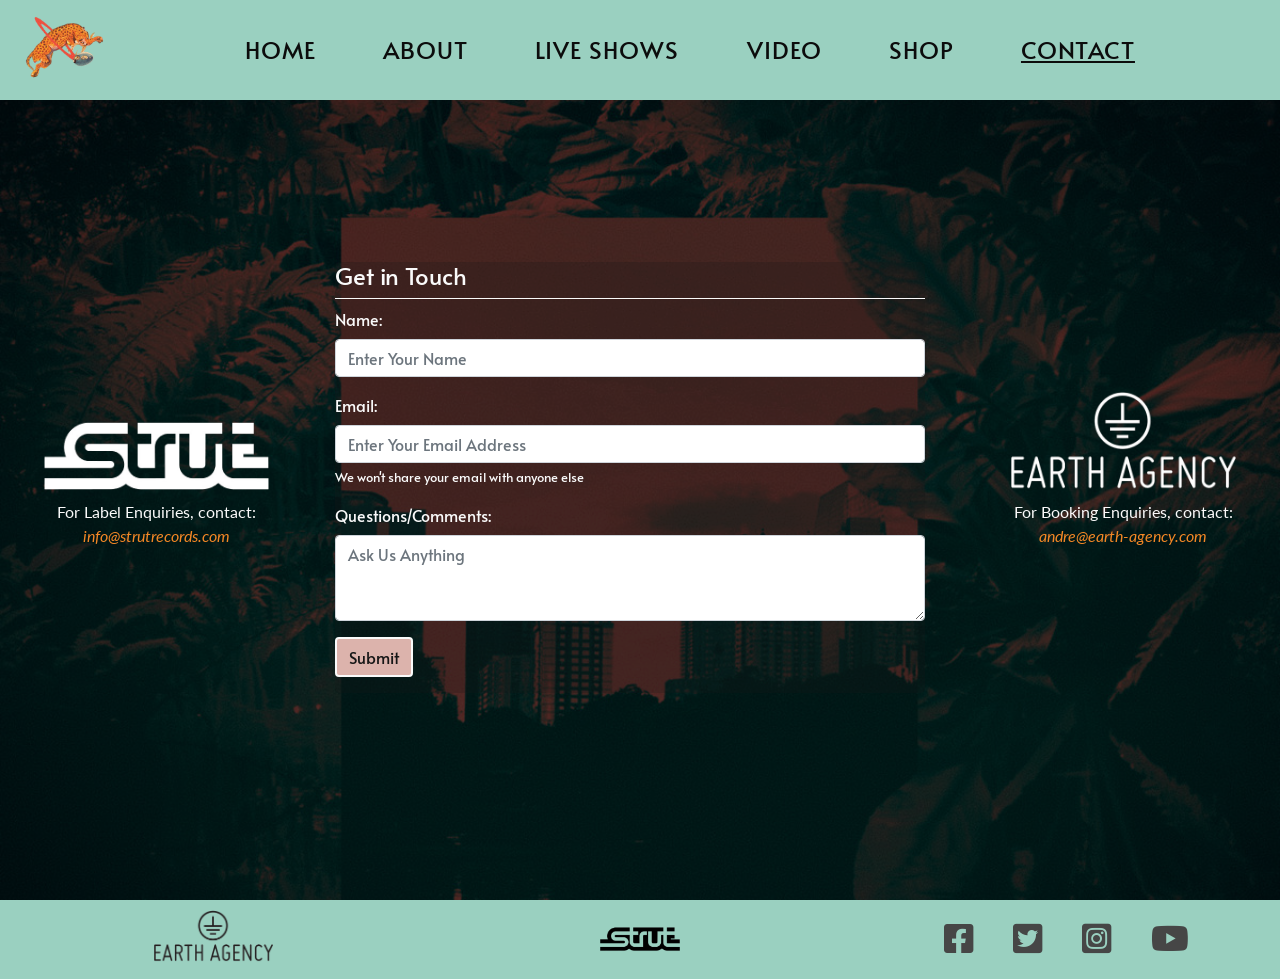
<file: contact.html>
<!DOCTYPE html>
<html lang="en-US">
<head>
    <meta charset="UTF-8">
    <meta http-equiv="X-UA-Compatible" content="IE=edge">
    <meta name="viewport" content="width=device-width, initial-scale=1.0">
    <meta name="description" content="Contact Nubiyan Twist or the band's management agencies">
    <meta name="keywords" content="Nubiyan Twist, contact, earth agency, strut records, contact form">
    <meta name="author" content="Nubiyan Twist">
    <title>Nubiyan Twist</title>
    <!-- Bootstrap and FontAwesome CDN-->
    <link rel="stylesheet" href="https://maxcdn.bootstrapcdn.com/bootstrap/4.0.0/css/bootstrap.min.css"
        integrity="sha384-Gn5384xqQ1aoWXA+058RXPxPg6fy4IWvTNh0E263XmFcJlSAwiGgFAW/dAiS6JXm" crossorigin="anonymous">
    <link rel="stylesheet" href="https://cdnjs.cloudflare.com/ajax/libs/font-awesome/5.15.3/css/all.min.css"
        integrity="sha512-iBBXm8fW90+nuLcSKlbmrPcLa0OT92xO1BIsZ+ywDWZCvqsWgccV3gFoRBv0z+8dLJgyAHIhR35VZc2oM/gI1w=="
        crossorigin="anonymous" />
    <link rel="stylesheet" href="assets/css/style.css">
</head>
<body>
     <!--Navigation Bar-->
        <nav class="navbar navbar-expand-sm fixed-top">
        <div class="container-fluid">
            <div class="navbar-logo" title="Nubiyan Twist Brand Logo, links to Home Page">
            <a href="index.html" class="navbar-brand">
                <img src="assets/icons/nt-home-icon.png" width="604" height="504" alt="Clickable Nubiyan Twist brand logo, links to home page">
            </a>
        </div>
            <button class="navbar-toggler" type="button" data-toggle="collapse" data-target="#navBarResponsive">
                <span><i class="fas fa-bars navbar-mobile-toggler"></i></span>
            </button>

            <div class="collapse navbar-collapse" id="navBarResponsive">
                <ul class="navbar-nav justify-content-center">
                    <li class="nav-item">
                        <a class="nav-link" href="index.html">Home</a>
                    </li>
                    <li class="nav-item">
                        <a class="nav-link" href="about.html">About</a>
                    </li>
                    <li class="nav-item">
                        <a class="nav-link" href="liveshows.html">Live Shows</a>
                    </li>
                    <li class="nav-item">
                        <a class="nav-link" href="videos.html">Video</a>
                    </li>
                    <li class="nav-item">
                        <a class="nav-link" href="shop.html">Shop</a>
                    </li>
                    <li class="nav-item">
                        <a class="nav-link active" href="contact.html">Contact</a>
                    </li>
                </ul>
                <div class="collapse-brand d-md-none d-sm-block">
                    <a href="index.html"><img src="assets/icons/nt-home-icon.png"
                            alt="Clickable icon link to home page"></a>
                </div>
            </div>
        </div>
    </nav>
    <!-- Contact Form Section -->
    <main>
        <section>
                <div class="container-fluid contact-form-container" id="contact-hero">
                    <div class="opaque-overlay-contact">&nbsp;</div>
                <div class="row justify-content-between justify-content-md-around">
                    <div class="col-6 col-lg-3 col-md-4 order-2 representative-wrapper text-center">
                            <img id="strut-contact-img" class="rep-image" src="assets/icons/strut-contact.png" width="500" height="218" alt="Contact Strut Records">
                            <p>For Label Enquiries, contact: <a href="mailto:info@strutrecords.com" rel="noopener" class="mail-rep"><span class="block">info@strutrecords.com</span></a></p>
                    </div>
                    <div class="order-1 order-lg-2 col-12 col-md-10 col-lg-6">
                        <div class="form-wrapper">
                            <form action="#">
                                <fieldset>
                                    <legend class="contactform-legend"><h4>Get in Touch</h4></legend>
                                    <div class="form-row">
                                        <div class="form-group col-12">
                                            <label for="fullname-input">Name:</label>
                                            <input type="text" id="fullname-input" name="name" class="form-control" placeholder="Enter Your Name" required>
                                        </div>
                                    </div>
                                    <div class="form-row">
                                        <div class="form-group col-12">
                                            <label for="email-address">Email:</label>
                                            <input type="email" id="email-address" name="email-address" class="form-control" placeholder="Enter Your Email Address" required>
                                            <small id="email-guarantee">We won't share your email with anyone else</small>
                                        </div>
                                    </div>
                                    <div class="form-row">
                                        <div class="form-group col-12">
                                            <label for="textarea-questions">Questions/Comments:</label>
                                            <textarea class="form-control" id="textarea-questions" name="textarea-questions" rows="3" placeholder="Ask Us Anything" required></textarea>
                                        </div>
                                    </div>
                                    <div class="form-row">
                                        <div class="form-group col-12">
                                            <button type="submit" class="btn">Submit</button>
                                        </div>
                                    </div>
                            </fieldset>
                        </form>
                    </div>
                </div>
                <div class="col-6 col-md-4 col-lg-3 order-2 order-lg-3 text-center representative-wrapper">
                        <img id="earthagency-contact-img" class="rep-image" src="assets/icons/earthagency-contact.png" width="500" height="218" alt="Contact Earth Agency">
                        <p>For Booking Enquiries, contact: <a href="mailto:andre@earthagency.com" rel="noopener" class="mail-rep"><span class="block">andre@earth-agency.com</span></a></p>
                </div>
            </div>
        </div>
        </section>
    </main>
    <!-- Footer -->
    <footer>
        <div class="container-fluid footer">
            <div class="row">
                <div class="col-lg-4 d-none d-md-none d-lg-block">
                    <div class="label-icon-wrapper">
                        <a href="https://earth-agency.com/" target="_blank"><img src="assets/icons/earth-agency-icon.png"
                                alt="Booking Agents Link" width="500" height="218" class="earth-agency-icon"></a>
                    </div>
                </div>
                <div class="col-lg-4 d-none d-md-none d-lg-block">
                    <div class="label-icon-wrapper">
                        <a href="https://strut.k7store.com/" target="_blank"><img src="assets/icons/strut-icon.png"
                                alt="Music Label Link" class="strut-icon" width="500" height="500"></a>
                    </div>
                </div>
                <div class="col-lg-4 col-sm-12">
                    <div class="footer-social-flex">

                        <ul class="footer-social-icons">

                            <li><a href="https://www.facebook.com/NubiyanTwist/" target="_blank" rel="noopener" aria-label="Link to Nubiyan Twist's Facebook Page"><i
                                     class="fab fa-facebook-square"></i></a>
                            </li>
                            <li><a href="https://www.twitter.com/NubiyanTwist/" target="_blank" rel="noopener" aria-label="Link to Nubiyan Twist's Twitter Page"><i
                                     class="fab fa-twitter-square"></i></a>
                            </li>
                            <li><a href="https://www.instagram.com/nubiyantwist" target="_blank" rel="noopener" aria-label="Link to Nubiyan Twist's Instagram Page"><i
                                        class="fab fa-instagram-square"></i></a>
                            </li>
                            <li><a href="https://www.youtube.com/nubiyantwist" target="_blank" rel="noopener" aria-label="Link to Nubiyan Twist's Youtube Channel"><i
                                        class="fab fa-youtube"></i></a>
                            </li>

                        </ul>
                    </div>
                </div>
            </div>
        </div>
    </footer>
    <!-- Bootstrap jQuery -->
    <script src="https://code.jquery.com/jquery-3.2.1.slim.min.js"
    integrity="sha384-KJ3o2DKtIkvYIK3UENzmM7KCkRr/rE9/Qpg6aAZGJwFDMVNA/GpGFF93hXpG5KkN" crossorigin="anonymous">
</script>
<script src="https://cdnjs.cloudflare.com/ajax/libs/popper.js/1.12.9/umd/popper.min.js"
    integrity="sha384-ApNbgh9B+Y1QKtv3Rn7W3mgPxhU9K/ScQsAP7hUibX39j7fakFPskvXusvfa0b4Q" crossorigin="anonymous">
</script>
<script src="https://maxcdn.bootstrapcdn.com/bootstrap/4.0.0/js/bootstrap.min.js"
    integrity="sha384-JZR6Spejh4U02d8jOt6vLEHfe/JQGiRRSQQxSfFWpi1MquVdAyjUar5+76PVCmYl" crossorigin="anonymous">
</script>

</body>

</html>
</file>
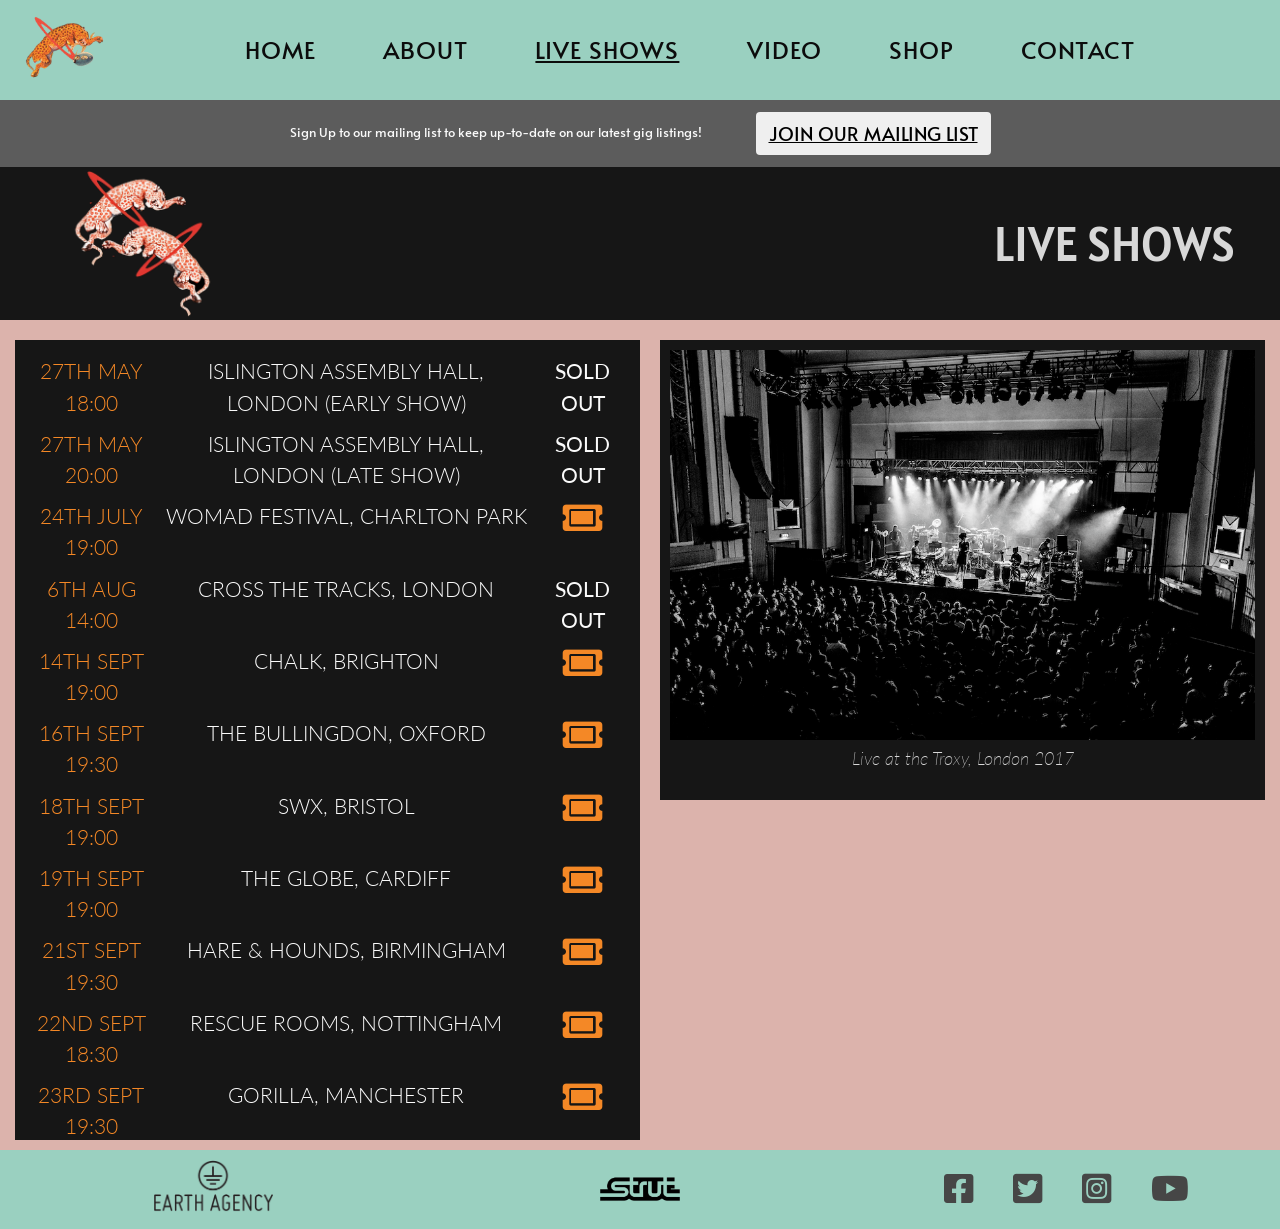
<file: liveshows.html>
<!DOCTYPE html>
<html lang="en-US">
<head>
    <meta charset="UTF-8">
    <meta http-equiv="X-UA-Compatible" content="IE=edge">
    <meta name="viewport" content="width=device-width, initial-scale=1.0">
    <meta name="description" content="Nubiyan Twist Live Listings, Upcoming Gigs">
    <meta name="keywords" content="nubiyan twist, music, live music, performances, concerts, tickets">
    <meta name="author" content="Nubiyan Twist">
    <title>Nubiyan Twist | Live Shows</title>
    <!-- Bootstrap and FontAwesome CDN  -->
    <link rel="stylesheet" href="https://maxcdn.bootstrapcdn.com/bootstrap/4.0.0/css/bootstrap.min.css"
        integrity="sha384-Gn5384xqQ1aoWXA+058RXPxPg6fy4IWvTNh0E263XmFcJlSAwiGgFAW/dAiS6JXm" crossorigin="anonymous">
    <link rel="stylesheet" href="https://cdnjs.cloudflare.com/ajax/libs/font-awesome/5.15.3/css/all.min.css"
        integrity="sha512-iBBXm8fW90+nuLcSKlbmrPcLa0OT92xO1BIsZ+ywDWZCvqsWgccV3gFoRBv0z+8dLJgyAHIhR35VZc2oM/gI1w=="
        crossorigin="anonymous" />
    <link rel="stylesheet" href="assets/css/style.css">
</head>
<body>
    <!--Navigation Bar-->
    <nav class="navbar navbar-expand-sm fixed-top">
        <div class="container-fluid">
            <div class="navbar-logo" title="Nubiyan Twist Brand Logo, links to Home Page">
                <a href="index.html" class="navbar-brand">
                    <img src="assets/icons/nt-home-icon.png" width="604" height="504"
                        alt="Clickable Nubiyan Twist brand logo, links to home page">
                </a>
            </div>
            <button class="navbar-toggler" type="button" data-toggle="collapse" data-target="#navBarResponsive">
                <span><i class="fas fa-bars navbar-mobile-toggler"></i></span>
            </button>

            <div class="collapse navbar-collapse" id="navBarResponsive">
                <ul class="navbar-nav justify-content-center">
                    <li class="nav-item">
                        <a class="nav-link" href="index.html">Home</a>
                    </li>
                    <li class="nav-item">
                        <a class="nav-link" href="about.html">About</a>
                    </li>
                    <li class="nav-item">
                        <a class="nav-link active" href="liveshows.html">Live Shows</a>
                    </li>
                    <li class="nav-item">
                        <a class="nav-link" href="videos.html">Video</a>
                    </li>
                    <li class="nav-item">
                        <a class="nav-link" href="shop.html">Shop</a>
                    </li>
                    <li class="nav-item">
                        <a class="nav-link" href="contact.html">Contact</a>
                    </li>
                </ul>
                <div class="collapse-brand d-md-none d-sm-block">
                    <a href="index.html"><img src="assets/icons/nt-home-icon.png"
                            alt="Clickable icon link to home page"></a>
                </div>
            </div>
        </div>
    </nav>
    <!--  Alert Banner  -->
    <section>
        <div class="container-fluid p-0 navalert-container">
            <div class="row no-gutters d-none d-md-block">
                <div class="col-12 navalert-padding">
                    <div class="alert alert-light"><small>
                            Sign Up to our mailing list to keep up-to-date on our latest gig listings!</small>
                        <button class="btn" id="alert-link" data-toggle="modal" data-target="#signUpModal">Join Our Mailing List</button>
                    </div>
                </div>
            </div>
        </div>
       <!-- Heading -->
        <div class="container-fluid section-header live-shows-header-navbar-clear">
            <div class="row">
                <div class="col-12 p-0">
                    <h1 class="my-5 live-shows-header">Live Shows</h1>
                </div>
            </div>
        </div>
         <!-- Listings Table with Image, Spotify Player and Mailing List Call-to-Action (tablet and mobile) -->
        <div class="container-fluid listings-body table-container">
            <div class="row no-gutters">
                <div class="col-sm-12 col-md-6">
                    <div class="listings-wrapper">
                        <table class="table borderless">
                            <tbody>
                                <tr>
                                    <td>27th May 18:00</td>
                                    <td>Islington Assembly Hall, London (Early Show)</td>
                                    <td class="soldout-bold">Sold Out</td>
                                </tr>
                                <tr>
                                    <td>27th May 20:00</td>
                                    <td>Islington Assembly Hall, London (Late Show)</td>
                                    <td class="soldout-bold">Sold Out</td>

                                </tr>
                                <tr>
                                    <td>24th July 19:00</td>
                                    <td>WOMAD Festival, Charlton Park</td>
                                    <td><span><a href="https://womad.co.uk/tickets/" target="_blank" rel="noopener"
                                                aria-label="Buy Tickets for WOMAD Festival">
                                                <i class="fas fa-ticket-alt listings-ticket-icon"></i></a></span>
                                    </td>
                                </tr>
                                <tr>
                                    <td>6th Aug 14:00</td>
                                    <td>Cross The Tracks, London</td>
                                    <td class="soldout-bold">Sold Out</td>
                                </tr>
                                <tr>
                                    <td>14th Sept 19:00</td>
                                    <td>Chalk, Brighton</td>
                                    <td><span><a href="https://www.ticketweb.uk/event/nubiyan-twist-chalk-tickets/10718575?REFERRAL_ID=twmktgvenue"
                                                target="_blank" rel="noopener"
                                                aria-label="Buy Tickets for Nubiyan Twist, Brighton Chalk, 14th September 2021">
                                                <i class="fas fa-ticket-alt listings-ticket-icon"></i></a></span>
                                    </td>
                                </tr>
                                <tr>
                                    <td>16th Sept 19:30</td>
                                    <td>The Bullingdon, Oxford</td>
                                    <td><span><a href="https://songkick.seetickets.com/event/nubiyan-twist/the-bullingdon/1627886?aff=id1songkick"
                                                target="_blank" rel="noopener"
                                                aria-label="Buy Tickets for Nubiyan Twist, The Bullingdon Oxford, 16th September 2021">
                                                <i class="fas fa-ticket-alt listings-ticket-icon"></i></a></span>
                                    </td>
                                </tr>
                                <tr>
                                    <td>18th Sept 19:00</td>
                                    <td>SWX, Bristol</td>
                                    <td><span><a href="https://songkick.seetickets.com/event/nubiyan-twist/swx/1534814?aff=id1songkick"
                                                target="_blank" rel="noopener"
                                                aria-label="Buy Tickets for Nubiyan Twist, SWX Bristol, 18th September 2021">
                                                <i class="fas fa-ticket-alt listings-ticket-icon"></i></a></span>
                                    </td>
                                </tr>
                                <tr>
                                    <td>19th Sept 19:00</td>
                                    <td>The Globe, Cardiff</td>
                                    <td><span><a href="https://premier.ticketek.co.uk/shows/show.aspx?sh=NUBITWIS21"
                                                target="_blank" rel="noopener"
                                                aria-label="Buy Tickets for Nubiyan Twist, The Globe Cardiff, 19th September 2021">
                                                <i class="fas fa-ticket-alt listings-ticket-icon"></i></a></span>
                                    </td>
                                </tr>
                                <tr>
                                    <td>21st Sept 19:30</td>
                                    <td>Hare & Hounds, Birmingham</td>
                                    <td><span><a href="https://www.seetickets.com/event/nubiyan-twist/the-hare-and-hounds/1841774?aff=aw&awc=7816_1620664414_d62306cda55b1131dcb17f5cf7c62c88&AFF=aw"
                                                target="_blank" rel="noopener"
                                                aria-label="Buy Tickets for Nubiyan Twist, Hare and Hounds Birmingham, 21st September 2021">
                                                <i class="fas fa-ticket-alt listings-ticket-icon"></i></a></span>
                                    </td>
                                </tr>
                                <tr>
                                    <td>22nd Sept 18:30</td>
                                    <td>Rescue Rooms, Nottingham</td>
                                    <td><span><a href="https://www.seetickets.com/event/nubiyan-twist/rescue-rooms/1628917"
                                                target="_blank" rel="noopener"
                                                aria-label="Buy Tickets for Nubiyan Twist, Rescue Rooms Nottingham, 22nd September 2021">
                                                <i class="fas fa-ticket-alt listings-ticket-icon"></i></a></span>
                                    </td>
                                </tr>
                                <tr>
                                    <td>23rd Sept 19:30</td>
                                    <td>Gorilla, Manchester</td>
                                    <td><span><a href="https://www.alttickets.com/nubiyan-twist-tickets/manchester-gorilla/2021-02-17-19-30"
                                                target="_blank" rel="noopener"
                                                aria-label="Buy Tickets for Nubiyan Twist, Gorilla Manchester, 23rd September 2021">
                                                <i class="fas fa-ticket-alt listings-ticket-icon"></i></a></span>
                                    </td>
                                </tr>
                                <tr>
                                    <td>24th Sept 19:30</td>
                                    <td>Oval Space, London</td>
                                    <td><span><a href="https://www.ticketweb.uk/event/nubiyan-twist-oval-space-tickets/10718555?REFERRAL_ID=tmfeed"
                                                target="_blank" rel="noopener"
                                                aria-label="Buy Tickets for Nubiyan Twist, Oval Space London, 24th September 2021">
                                                <i class="fas fa-ticket-alt listings-ticket-icon"></i></a></span>
                                    </td>
                                </tr>
                                <tr>
                                    <td>25th Sept 19:30</td>
                                    <td>Norwich Arts Center</td>
                                    <td><span><a href="https://norwichartscentre.co.uk/book/?event_id=266657"
                                                target="_blank" rel="noopener"
                                                aria-label="Buy Tickets for Nubiyan Twist, Norwich Arts Center, 25th September 2021">
                                                <i class="fas fa-ticket-alt listings-ticket-icon"></i></a></span>
                                    </td>
                                </tr>
                                <tr>
                                    <td>26th Sept 19:30</td>
                                    <td>The Cluny, Newcastle</td>
                                    <td><span><a href="https://www.ticketweb.uk/event/nubiyan-twist-the-cluny-tickets/10889895"
                                                target="_blank" rel="noopener"
                                                aria-label="Buy Tickets for Nubiyan Twist, The Cluny Newcastle, 26th September 2021">
                                                <i class="fas fa-ticket-alt listings-ticket-icon"></i></a></span>
                                    </td>
                                </tr>
                                <tr>
                                    <td>27th Sept 19:30</td>
                                    <td>CCA, Glasgow</td>
                                    <td><span><a href="https://432p.seetickets.com/event/nubiyan-twist/cca/1810628?aff=id1bandsintown&aff=id1bandsintown"
                                                target="_blank" rel="noopener"
                                                aria-label="Buy Tickets for Nubiyan Twist, CCA Glasgow, 27th September 2021">
                                                <i class="fas fa-ticket-alt listings-ticket-icon"></i></a></span>
                                    </td>
                                </tr>
                                <tr>
                                    <td>28th Sept 19:00</td>
                                    <td>The Social, Hull</td>
                                    <td><span><a href="https://www.ticketline.co.uk/order/tickets/13356911/nubiyan-twist-at-the-social-hull-hull-the-social-2021-09-28-19-00-00"
                                                target="_blank" rel="noopener"
                                                aria-label="Buy Tickets for Nubiyan Twist, The Social Hull, 28th September 2021">
                                                <i class="fas fa-ticket-alt listings-ticket-icon"></i></a></span>
                                    </td>
                                </tr>
                                <tr>
                                    <td>29th Sept 19:30</td>
                                    <td>The Wardrobe, Leeds</td>
                                    <td><span><a href="https://www.crashrecords.co.uk/products/nubiyan-twist-13-02-21-the-wardrobe"
                                                target="_blank" rel="noopener"
                                                aria-label="Buy Tickets for Nubiyan Twist, The Wardrobe Leeds, 29th September 2021">
                                                <i class="fas fa-ticket-alt listings-ticket-icon"></i></a></span>
                                    </td>
                                </tr>
                                <tr>
                                    <td>30th Sept, 19:30</td>
                                    <td>The Crescent, York</td>
                                    <td><span><a href="https://www.ticketweb.uk/event/nubiyan-twist-the-crescent-tickets/10525955?REFERRAL_ID=tmfeed"
                                                target="_blank" rel="noopener"
                                                aria-label="Buy Tickets for Nubiyan Twist, The Crescent York, 30th September 2021">
                                                <i class="fas fa-ticket-alt listings-ticket-icon"></i></a></span>
                                    </td>
                                </tr>
                                <tr>
                                    <td>1st Oct 19:00</td>
                                    <td>The Foundry, Sheffield</td>
                                    <td><span><a href="https://foundry.seetickets.com/event/nubiyan-twist-live-/the-foundry/1656443"
                                                target="_blank" rel="noopener"
                                                aria-label="Buy Tickets for Nubiyan Twist, The Foundry Sheffield, 1st October 2021">
                                                <i class="fas fa-ticket-alt listings-ticket-icon"></i></a></span>
                                    </td>
                                </tr>
                                <tr>
                                    <td>2nd Oct 19:00</td>
                                    <td>Future Yard, Birkenhead</td>
                                    <td><span><a href="https://futureyard.seetickets.com/event/nubiyan-twist/future-yard/1628965"
                                                target="_blank" rel="noopener"
                                                aria-label="Buy Tickets for Nubiyan Twist, Future Yard Birkenhead, 2nd October 2021">
                                                <i class="fas fa-ticket-alt listings-ticket-icon"></i></a></span>
                                    </td>
                                </tr>
                                <tr>
                                    <!-- Sold Out -->
                                    <td>3rd Oct 19:00</td>
                                    <td>The Grand, Clitheroe</td>
                                    <td class="soldout-bold">Sold Out</td>
                                </tr>
                                <tr>
                                    <td>6th Oct 19:00</td>
                                    <td>Le Vapeur Dijon FR</td>
                                    <td><span><a href="https://billetterie.lavapeur.com/evenement/06-10-2021-20-30-nubiyan-twist"
                                                target="_blank" rel="noopener"
                                                aria-label="Buy Tickets for Nubiyan Twist, Le Vapeur Dijon France, 6th October 2021">
                                                <i class="fas fa-ticket-alt listings-ticket-icon"></i></a></span>
                                    </td>
                                </tr>
                                <tr>
                                    <!-- Sold Out -->
                                    <td>7th Oct 19:00</td>
                                    <td>Nancy Jazz Pulsations FR</td>
                                    <td class="soldout-bold">Sold Out</td>
                                </tr>
                                <tr>
                                    <!-- Sold Out -->
                                    <td>8th Oct 19:00</td>
                                    <td>Paul B, Massy FR</td>
                                    <td class="soldout-bold">Sold Out</td>
                                </tr>
                                <tr>
                                    <td>9th Oct 19:00</td>
                                    <td>Le Lieu Unique, Nantes FR</td>
                                    <td><span><a href="https://www.lelieuunique.com/evenement/nubiyan-twist/"
                                                target="_blank" rel="noopener"
                                                aria-label="Buy Tickets for Nubiyan Twist, Le Lieu Unique, Nantes France, 9th October 2021">
                                                <i class="fas fa-ticket-alt listings-ticket-icon"></i></a></span>
                                    </td>
                                </tr>
                                <tr>
                                    <td>14th Oct 19:00</td>
                                    <td>Junkyard, Dortmund DE</td>
                                    <td><span><a href="https://www.eventim.de/event/nubiyan-twist-junkyard-13624451/?affiliate=SNK"
                                                target="_blank" rel="noopener"
                                                aria-label="Buy Tickets for Nubiyan Twist, Junkyard Dortmund, Germany, 14th October 2021">
                                                <i class="fas fa-ticket-alt listings-ticket-icon"></i></a></span>
                                    </td>
                                </tr>
                                <tr>
                                    <!-- Sold Out -->
                                    <td>15th Oct 19:00</td>
                                    <td>YAAM, Berlin DE</td>
                                    <td class="soldout-bold">Sold Out</td>
                                </tr>
                                <tr>
                                    <!-- Sold Out -->
                                    <td>16th Oct 19:00</td>
                                    <td>Franz Mehlhose, Erfurt DE</td>
                                    <td class="soldout-bold">Sold Out</td>
                                </tr>
                                <tr>
                                    <!-- Sold Out -->
                                    <td>17th Oct 19:00</td>
                                    <td>Paradiso, Amsterdam NL</td>
                                    <td class="soldout-bold">Sold Out</td>
                                </tr>
                                <tr>
                                    <td>18th Oct 19:00</td>
                                    <td>Oosterport, Groningen NL</td>
                                    <td><span><a href="https://tickets.spotgroningen.nl/mtTicket/performance?id=104226&lang=nl&_ga=2.257932361.335225224.1621008050-362331685.1621008050"
                                                target="_blank" rel="noopener"
                                                aria-label="Buy Tickets for Nubiyan Twist, Oosterport, Groningen Netherlands, 18th October 2021">
                                                <i class="fas fa-ticket-alt listings-ticket-icon"></i></a></span>
                                    </td>
                                </tr>
                                <tr>
                                    <td>19th Oct 19:00</td>
                                    <td>Tivoli Vredenburg, Utrecht NL</td>
                                    <td><span><a href="https://tickets.tivolivredenburg.nl/webshop/webticket/bestseatselect?eventId=3739&language=nl"
                                                target="_blank" rel="noopener"
                                                aria-label="Buy Tickets for Nubiyan Twist, Tivoli Vredenburg, Utrecht Netherlands, 19th October 2021">
                                                <i class="fas fa-ticket-alt listings-ticket-icon"></i></a></span>
                                    </td>
                                </tr>
                                <tr>
                                    <!-- Sold Out -->
                                    <td>20th Oct 19:00</td>
                                    <td>Atelier 20, Brussels BE</td>
                                    <td class="soldout-bold">Sold Out</td>
                                </tr>
                                <tr>
                                    <td>22nd Oct 19:00</td>
                                    <td>Fasching, Stockholm SE</td>
                                    <td><span><a href="https://secure.tickster.com/sv/zf9fv38m2pxwrp9/products"
                                                target="_blank" rel="noopener"
                                                aria-label="Buy Tickets for Nubiyan Twist, Fasching Stockholm, Sweden, 22nd October 2021">
                                                <i class="fas fa-ticket-alt listings-ticket-icon"></i></a></span>
                                    </td>
                                </tr>
                                <tr>
                                    <td>23rd Oct 19:00</td>
                                    <td>Oceanen, Gothenburg SE</td>
                                    <td><span><a href="https://billetto.se/e/nubiyan-twist-biljetter-486131/select"
                                                target="_blank" rel="noopener"
                                                aria-label="Buy Tickets for Nubiyan Twist, Oceanen Gothenburg, Sweden, 23rd October 2021">
                                                <i class="fas fa-ticket-alt listings-ticket-icon"></i></a></span>
                                    </td>
                                </tr>
                                <tr>
                                    <td>24th Oct 19:00</td>
                                    <td>Vega, Copenhagen DK</td>
                                    <td><span><a href="https://www.ticketmaster.dk/event/490663?language=da-dk&camefrom=vegadk&brand=dk_vega"
                                                target="_blank" rel="noopener"
                                                aria-label="Buy Tickets for Nubiyan Twist, Vega Copenhagen, Denmark, 24th October 2021">
                                                <i class="fas fa-ticket-alt listings-ticket-icon"></i></a></span>
                                    </td>
                                </tr>
                                <tr>
                                    <td>26th Oct 19:00</td>
                                    <td>La Coopérative de Mai, Clermont Ferrand FR</td>
                                    <td><span><a href="https://www.ticketmaster.fr/fr/manifestation/nubiyan-twist-billet/idmanif/497057/idtier/18864121?clickId=UUyT%3AVT0LxyLTxPwUx0Mo3EoUkB2mNTDzVgGSo0&irgwc=1&utm_source=Songkick&utm_medium=affiliate&utm_campaign=1234554&utm_content=1107977_7516"
                                                target="_blank" rel="noopener"
                                                aria-label="Buy Tickets for Nubiyan Twist, La Coopérative de Mai, Clermont Ferrand, France, 26th October 2021">
                                                <i class="fas fa-ticket-alt listings-ticket-icon"></i></a></span>
                                    </td>
                                </tr>
                                <tr>
                                    <td>27th Oct 19:00</td>
                                    <td>La Belle Electrique, Grenoble FR</td>
                                    <td><span><a href="https://www.la-belle-electrique.com/en/events/nubiyan-twist"
                                                target="_blank" rel="noopener"
                                                aria-label="Buy Tickets for Nubiyan Twist, La Belle Electrique, Grenoble, France, 27th October 2021">
                                                <i class="fas fa-ticket-alt listings-ticket-icon"></i></a></span>
                                    </td>
                                </tr>
                                <tr>
                                    <td>28th Oct 19:00</td>
                                    <td>Le Rocher De Palmer, Bordeaux FR</td>
                                    <td><span><a href="https://lerocherdepalmer.fr/artistes/nubiyan.twist/10.2021.php"
                                                target="_blank" rel="noopener"
                                                aria-label="Buy Tickets for Nubiyan Twist, Le Rocher De Palmer, Bordeaux, France, 28th October 2021">
                                                <i class="fas fa-ticket-alt listings-ticket-icon"></i></a></span>
                                    </td>
                                </tr>
                                <tr>
                                    <!-- Sold Out -->
                                    <td>29th Oct 19:00</td>
                                    <td>La Nef, Angouleme FR</td>
                                    <td class="soldout-bold">Sold Out</td>
                                </tr>
                                <tr>
                                    <!-- Sold Out -->
                                    <td>30th Oct 19:00</td>
                                    <td>L'Ubu, Rennes FR</td>
                                    <td class="soldout-bold">Sold Out</td>
                                </tr>
                                <tr>
                                    <!-- Sold Out -->
                                    <td>3rd Nov 19:00</td>
                                    <td>Si Ca Me Chante, Hazebrouck FR</td>
                                    <td class="soldout-bold">Sold Out</td>
                                </tr>
                                <tr>
                                    <!-- Sold Out -->
                                    <td>4th Nov 19:00</td>
                                    <td>Le Moloco, Audincourt FR</td>
                                    <td class="soldout-bold">Sold Out</td>
                                </tr>
                                <tr>
                                    <td>5th Nov 19:00</td>
                                    <td>L'Usine, Geneva CH</td>
                                    <td><span><a href="https://www.petzi.ch/fr/events/46190-ptr-usine-nubiyan-twist-guest-ptr-usine-geneve/tickets/"
                                                target="_blank" rel="noopener"
                                                aria-label="Buy Tickets for Nubiyan Twist, L'Usine, Geneva Switzerland, 5th November 2021">
                                                <i class="fas fa-ticket-alt listings-ticket-icon"></i></a></span>
                                    </td>
                                </tr>
                                <tr>
                                    <td>7th Nov 19:00</td>
                                    <td>Porgy & Bess, Vienna AT</td>
                                    <td><span><a href="https://www.porgy.at/events/10395/" target="_blank"
                                                rel="noopener"
                                                aria-label="Buy Tickets for Nubiyan Twist, Porgy & Bess, Vienna Austria, 7th November 2021">
                                                <i class="fas fa-ticket-alt listings-ticket-icon"></i></a></span>
                                    </td>
                                </tr>
                                <tr>
                                    <td>9th Nov 19:00</td>
                                    <td>UT Connewitz, Leipzig DE</td>
                                    <td><span><a href="https://www.eventim.de/event/nubiyan-twist-utconnewitz-e-v-13615791/?affiliate=SNK"
                                                target="_blank" rel="noopener"
                                                aria-label="Buy Tickets for Nubiyan Twist, UT Connewitz, Leipzig Germany, 9th November 2021">
                                                <i class="fas fa-ticket-alt listings-ticket-icon"></i></a></span>
                                    </td>
                                </tr>
                                <tr>
                                    <td>11th Nov 19:00</td>
                                    <td>Hipnoza Jazz Club, Katowice PL</td>
                                    <td><span><a href="https://goingapp.pl/wydarzenie/more-nubiyan-twist-uk-hipnoza-katowice/listopad-2021"
                                                target="_blank" rel="noopener"
                                                aria-label="Buy Tickets for Nubiyan Twist, Hipnoza Jazz Club, Katowice Poland, 11th November 2021">
                                                <i class="fas fa-ticket-alt listings-ticket-icon"></i></a></span>
                                    </td>
                                </tr>
                                <tr>
                                    <td>12th Nov 19:00</td>
                                    <td>Jassmine, Warsaw PL</td>
                                    <td><span><a href="https://goingapp.pl/wydarzenie/more-nubiyan-twist-uk-jassmine-warszawa/listopad-2021"
                                                target="_blank" rel="noopener"
                                                aria-label="Buy Tickets for Nubiyan Twist, Jassmine, Warsaw Poland, 12th November 2021">
                                                <i class="fas fa-ticket-alt listings-ticket-icon"></i></a></span>
                                    </td>
                                </tr>
                                <tr>
                                    <td>13th Nov 19:00</td>
                                    <td>Jazzclub Tonne, Dresden DE</td>
                                    <td><span><a href="https://www.reservix.de/tickets-nubiyan-twist-uk-in-dresden-jazzclub-tonne-am-13-11-2021/e1632451"
                                                target="_blank" rel="noopener"
                                                aria-label="Buy Tickets for Nubiyan Twist, Jazzclub Tonne, Dresden Germany, 13th November 2021">
                                                <i class="fas fa-ticket-alt listings-ticket-icon"></i></a></span>
                                    </td>
                                </tr>

                            </tbody>
                        </table>
                    </div>
                </div>
                <div class="col-12 col-md-6">
                    <div class="liveshows-image-wrapper" title="Nubiyan Twist Live at Troxy, London 2017">
                        <div class="band-image-inner">
                        <figure>
                            <img id="liveshows-image" 
                            src="assets/images/live-shows/liveshows-image.png"
                            alt="Nubiyan Twist Live at Troxy, London 2017" width="900">
                            <figcaption><small>Live at the Troxy, London 2017</small></figcaption>
                        </figure>
                    </div>
                </div>
                    <div class="live-spotify-wrapper" title="Nubiyan Twist Freedom Fables Spotify Player">
                        <iframe src=" https://open.spotify.com/embed/album/7dGOyxCI4QXNFxHEpgD4jt" width="300"
                            height="185" class="liveshows-spotify-player" allow="encrypted-media"></iframe>
                    </div>
                    <div class="d-lg-none d-sm-block mailing-cta-live">
                            <h3><span class="mail-icon"><i class="fas fa-envelope-open-text"></i></span>Join Us</h3>
                            <p class="content-font">Sign Up to our Mailing List to keep up to date with the latest gig listings!</p>
                            <button class="btn btn-lg content-font" data-toggle="modal"
                                data-target="#signUpModal">Sign Up To Our Mailing List</button>
                    </div>
                </div>
            </div>
        </div>
    </section>
    <!-- Mailing List Modal Pop-Up -->
    <aside>
    <div class="modal" tabindex="-1" role="dialog" id="signUpModal">
        <div class="modal-dialog" role="document">
            <div class="modal-content mailing-modal">
                <div class="modal-header" id="mailing-modal-header">
                    <h5 class="modal-title my-3">Sign Up to our Mailing List!</h5>
                    <button type="button" class="btn close" id="mailing-modal-close" data-dismiss="modal" aria-label="Close">
                        <span aria-hidden="true">&times;</span>
                    </button>
                </div>
                <div class="modal-body">
                    <form>
                        <div class="form-group">
                            <label for="exampleInputEmail1">Email address</label>
                            <input type="email" class="form-control" id="exampleInputEmail1"
                                aria-describedby="emailHelp" placeholder="Enter email">
                            <small id="emailHelp" class="form-text text-muted">We'll never share your email with
                                anyone else.</small>
                        </div>

                        <button type="submit" class="btn btn-success">Sign Up</button>
                    </form>
                </div>
            </div>
        </div>
    </div>
</aside>

<!-- Footer -->
    <footer>
        <div class="container-fluid footer">
            <div class="row">
                <div class="col-lg-4 d-none d-md-none d-lg-block">
                    <div class="label-icon-wrapper">
                        <a href="https://earth-agency.com/" target="_blank"><img src="assets/icons/earth-agency-icon.png"
                                alt="Booking Agents Link" width="500" height="218" class="earth-agency-icon"></a>
                    </div>
                </div>
                <div class="col-lg-4 d-none d-md-none d-lg-block">
                    <div class="label-icon-wrapper">
                        <a href="https://strut.k7store.com/" target="_blank"><img src="assets/icons/strut-icon.png"
                                alt="Music Label Link" class="strut-icon" width="500" height="500"></a>
                    </div>
                </div>
                <div class="col-lg-4 col-sm-12">
                    <div class="footer-social-flex">

                        <ul class="footer-social-icons">

                            <li><a href="https://www.facebook.com/NubiyanTwist/" target="_blank" rel="noopener"
                                    aria-label="Link to Nubiyan Twist's Facebook Page"><i
                                        class="fab fa-facebook-square"></i></a>
                            </li>
                            <li><a href="https://www.twitter.com/NubiyanTwist/" target="_blank" rel="noopener"
                                    aria-label="Link to Nubiyan Twist's Twitter Page"><i
                                        class="fab fa-twitter-square"></i></a>
                            </li>
                            <li><a href="https://www.instagram.com/nubiyantwist" target="_blank" rel="noopener"
                                    aria-label="Link to Nubiyan Twist's Instagram Page"><i
                                        class="fab fa-instagram-square"></i></a>
                            </li>
                            <li><a href="https://www.youtube.com/nubiyantwist" target="_blank" rel="noopener"
                                    aria-label="Link to Nubiyan Twist's Youtube Channel"><i
                                        class="fab fa-youtube"></i></a>
                            </li>

                        </ul>
                    </div>
                </div>
            </div>
        </div>
    </footer>

    <!-- Bootstrap jQuery -->
    <script src="https://code.jquery.com/jquery-3.2.1.slim.min.js"
        integrity="sha384-KJ3o2DKtIkvYIK3UENzmM7KCkRr/rE9/Qpg6aAZGJwFDMVNA/GpGFF93hXpG5KkN" crossorigin="anonymous">
    </script>
    <script src="https://cdnjs.cloudflare.com/ajax/libs/popper.js/1.12.9/umd/popper.min.js"
        integrity="sha384-ApNbgh9B+Y1QKtv3Rn7W3mgPxhU9K/ScQsAP7hUibX39j7fakFPskvXusvfa0b4Q" crossorigin="anonymous">
    </script>
    <script src="https://maxcdn.bootstrapcdn.com/bootstrap/4.0.0/js/bootstrap.min.js"
        integrity="sha384-JZR6Spejh4U02d8jOt6vLEHfe/JQGiRRSQQxSfFWpi1MquVdAyjUar5+76PVCmYl" crossorigin="anonymous">
    </script>

</body>

</html>
</file>
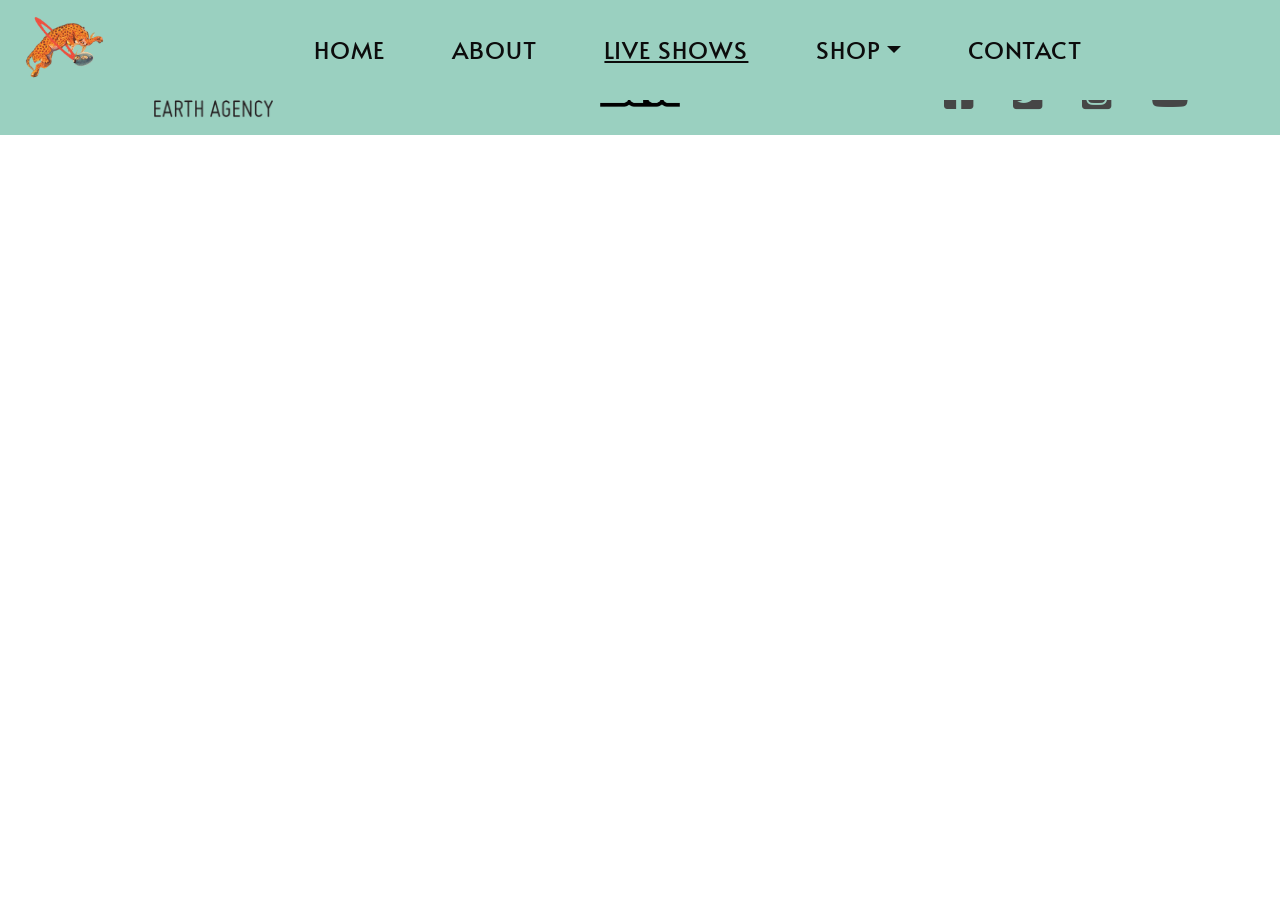
<file: musicshop.html>
<!DOCTYPE html>
<html lang="en-US">

<head>
    <meta charset="UTF-8">
    <meta http-equiv="X-UA-Compatible" content="IE=edge">
    <meta name="viewport" content="width=device-width, initial-scale=1.0">
    <title>Nubiyan Twist</title>
    <!-- Bootstrap CSS & jQuery CDN -->
    <link rel="stylesheet" href="https://maxcdn.bootstrapcdn.com/bootstrap/4.0.0/css/bootstrap.min.css"
        integrity="sha384-Gn5384xqQ1aoWXA+058RXPxPg6fy4IWvTNh0E263XmFcJlSAwiGgFAW/dAiS6JXm" crossorigin="anonymous">
    <script src="https://code.jquery.com/jquery-3.2.1.slim.min.js"
        integrity="sha384-KJ3o2DKtIkvYIK3UENzmM7KCkRr/rE9/Qpg6aAZGJwFDMVNA/GpGFF93hXpG5KkN" crossorigin="anonymous">
    </script>
    <script src="https://cdnjs.cloudflare.com/ajax/libs/popper.js/1.12.9/umd/popper.min.js"
        integrity="sha384-ApNbgh9B+Y1QKtv3Rn7W3mgPxhU9K/ScQsAP7hUibX39j7fakFPskvXusvfa0b4Q" crossorigin="anonymous">
    </script>
    <script src="https://maxcdn.bootstrapcdn.com/bootstrap/4.0.0/js/bootstrap.min.js"
        integrity="sha384-JZR6Spejh4U02d8jOt6vLEHfe/JQGiRRSQQxSfFWpi1MquVdAyjUar5+76PVCmYl" crossorigin="anonymous">
    </script>
    <link rel="stylesheet" href="https://cdnjs.cloudflare.com/ajax/libs/font-awesome/5.15.3/css/all.min.css"
        integrity="sha512-iBBXm8fW90+nuLcSKlbmrPcLa0OT92xO1BIsZ+ywDWZCvqsWgccV3gFoRBv0z+8dLJgyAHIhR35VZc2oM/gI1w=="
        crossorigin="anonymous" />
    <link rel="stylesheet" href="assets/css/style.css">
</head>

<body>

    <!--Navigation Bar-->

    <nav class="navbar navbar-expand-sm fixed-top">
        <div class="container-fluid">
            <a href="index.html" class="navbar-brand">
                <img src="assets/icons/nt-home-icon.png" alt="Clickable icon link to home page">
            </a>
            <button class="navbar-toggler" type="button" data-toggle="collapse" data-target="#navBarResponsive">
                <span><i class="fas fa-bars navbar-mobile-toggler"></i></span>
            </button>

            <div class="collapse navbar-collapse" id="navBarResponsive">
                <ul class="navbar-nav justify-content-center">
                    <li class="nav-item">
                        <a class="nav-link" href="index.html">Home</a>
                    </li>
                    <li class="nav-item">
                        <a class="nav-link" href="about.html">About</a>
                    </li>
                    <li class="nav-item">
                        <a class="nav-link active" href="liveshows.html">Live Shows</a>
                    </li>
                    <li class="nav-item dropdown">
                        <a class="nav-link dropdown-toggle" id="navItemDropdown" role="button" tabindex="0"
                            data-toggle="dropdown" aria-haspopup="true" aria-expanded="false">Shop</a>
                        <div class="dropdown-menu" aria-labelledby="navItemDropdown">
                            <a class="dropdown-item" href="musicshop.html">Records</a>
                            <a class="dropdown-item" href="clothingshop.html">Clothing/Prints</a>
                        </div>
                    </li>
                    <li class="nav-item">
                        <a class="nav-link" href="contact.html">Contact</a>
                    </li>
                </ul>

            </div>
        </div>
    </nav>
    <section class="music-shop">
        <div class="opaque-overlay-music"></div>
        <div class="container-fluid">
            <div class="row">
                <div class="col-12">
                    <h1>Records</h1>
                </div>
            </div>
        </div>
    </section>







    <footer class="footer">
        <div class="container-fluid">
            <div class="row">
                <div class="col-lg-4 d-none d-md-none d-lg-block">
                    <div class="earth-agency-icon-flex">
                        <a href="https://strut.k7store.com/"><img src="assets/icons/earth-agency-icon.png"
                                alt="Booking Agents Link" width="500" height="500" class="earth-agency-icon"></a>
                    </div>
                </div>
                <div class="col-lg-4 d-none d-md-none d-lg-block">
                    <div class="strut-icon-flex">
                        <a href="https://earth-agency.com/"><img src="assets/icons/strut-icon.png"
                                alt="Music Label Link" class="strut-icon" width="500" height="218"></a>
                    </div>
                </div>
                <div class="col-lg-4 col-sm-12">
                    <div class="footer-social-flex">

                        <ul class="footer-social-icons">

                            <li><a href="https://www.facebook.com/NubiyanTwist/" target="_blank"><i
                                        class="fab fa-facebook-square"></i></a>
                            </li>
                            <li><a href="https://www.twitter.com/NubiyanTwist/" target="_blank"><i
                                        class="fab fa-twitter-square"></i></a>
                            </li>
                            <li><a href="https://www.instagram.com/nubiyantwist" target="_blank"><i
                                        class="fab fa-instagram-square"></i></a>
                            </li>
                            <li><a href="https://www.youtube.com/nubiyantwist" target="_blank"><i
                                        class="fab fa-youtube"></i></a>
                            </li>

                        </ul>
                    </div>
                </div>
            </div>
        </div>
    </footer>

</body>

</html>
</file>
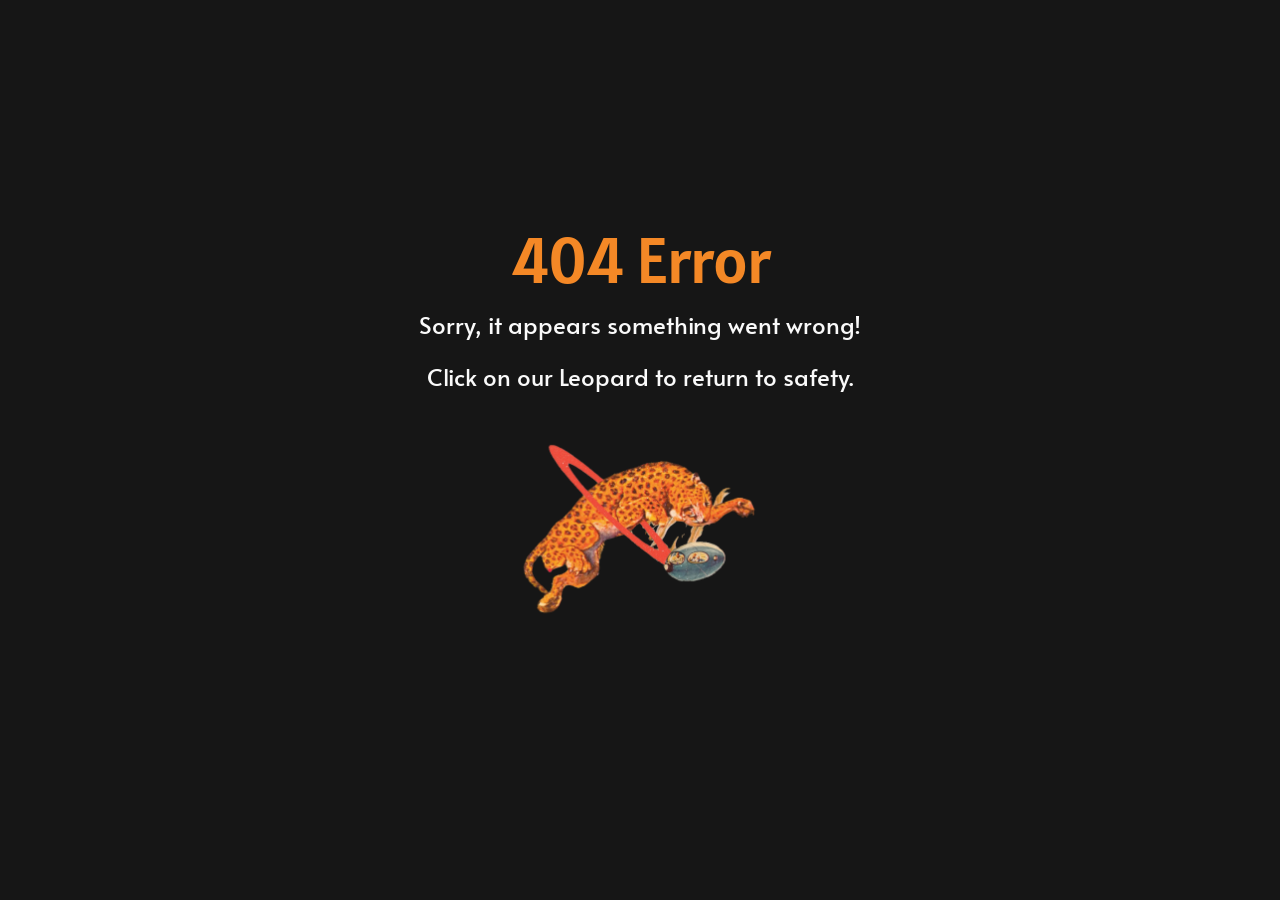
<file: page-not-found.html>
<!DOCTYPE html>
<html lang="en-US">
<head>
    <meta charset="UTF-8">
    <meta http-equiv="X-UA-Compatible" content="IE=edge">
    <meta name="viewport" content="width=device-width, initial-scale=1.0">
    <meta name="description" content="Nubiyan Twist. Page Not Found">
    <meta name="keywords" content="404, page not found">
    <meta name="author" content="Nubiyan Twist">
    <title>Oops! Page not Found</title>
    <!-- Bootstrap CSS -->
    <link rel="stylesheet" href="https://maxcdn.bootstrapcdn.com/bootstrap/4.0.0/css/bootstrap.min.css"
        integrity="sha384-Gn5384xqQ1aoWXA+058RXPxPg6fy4IWvTNh0E263XmFcJlSAwiGgFAW/dAiS6JXm" crossorigin="anonymous">
    <link rel="stylesheet" href="https://cdnjs.cloudflare.com/ajax/libs/font-awesome/5.15.3/css/all.min.css"
        integrity="sha512-iBBXm8fW90+nuLcSKlbmrPcLa0OT92xO1BIsZ+ywDWZCvqsWgccV3gFoRBv0z+8dLJgyAHIhR35VZc2oM/gI1w=="
        crossorigin="anonymous" />
    <link rel="stylesheet" href="assets/css/style.css">
</head>
<body>
<section>
<div class="container-fluid" id="page-not-found">
    <div class="row">
        <div class="col-12 text-center error-container">
            <h1 class="error-header">404 Error</h1>
            <p>Sorry, it appears something went wrong!</p>
            <p>Click on our Leopard to return to safety.</p>
            <div class="error-logo" title="Nubiyan Twist logo, Click to Return to Home Page">
                <a href="index.html">
                    <figure>
                        <img src="assets/icons/nt-home-icon.png" width="300" alt="Nubiyan Twist Logo, Click to Return to Home">
                    </figure>
                </a>
            </div>
        </div>
    </div>
</div>
</section>
</body>
</html>
</file>
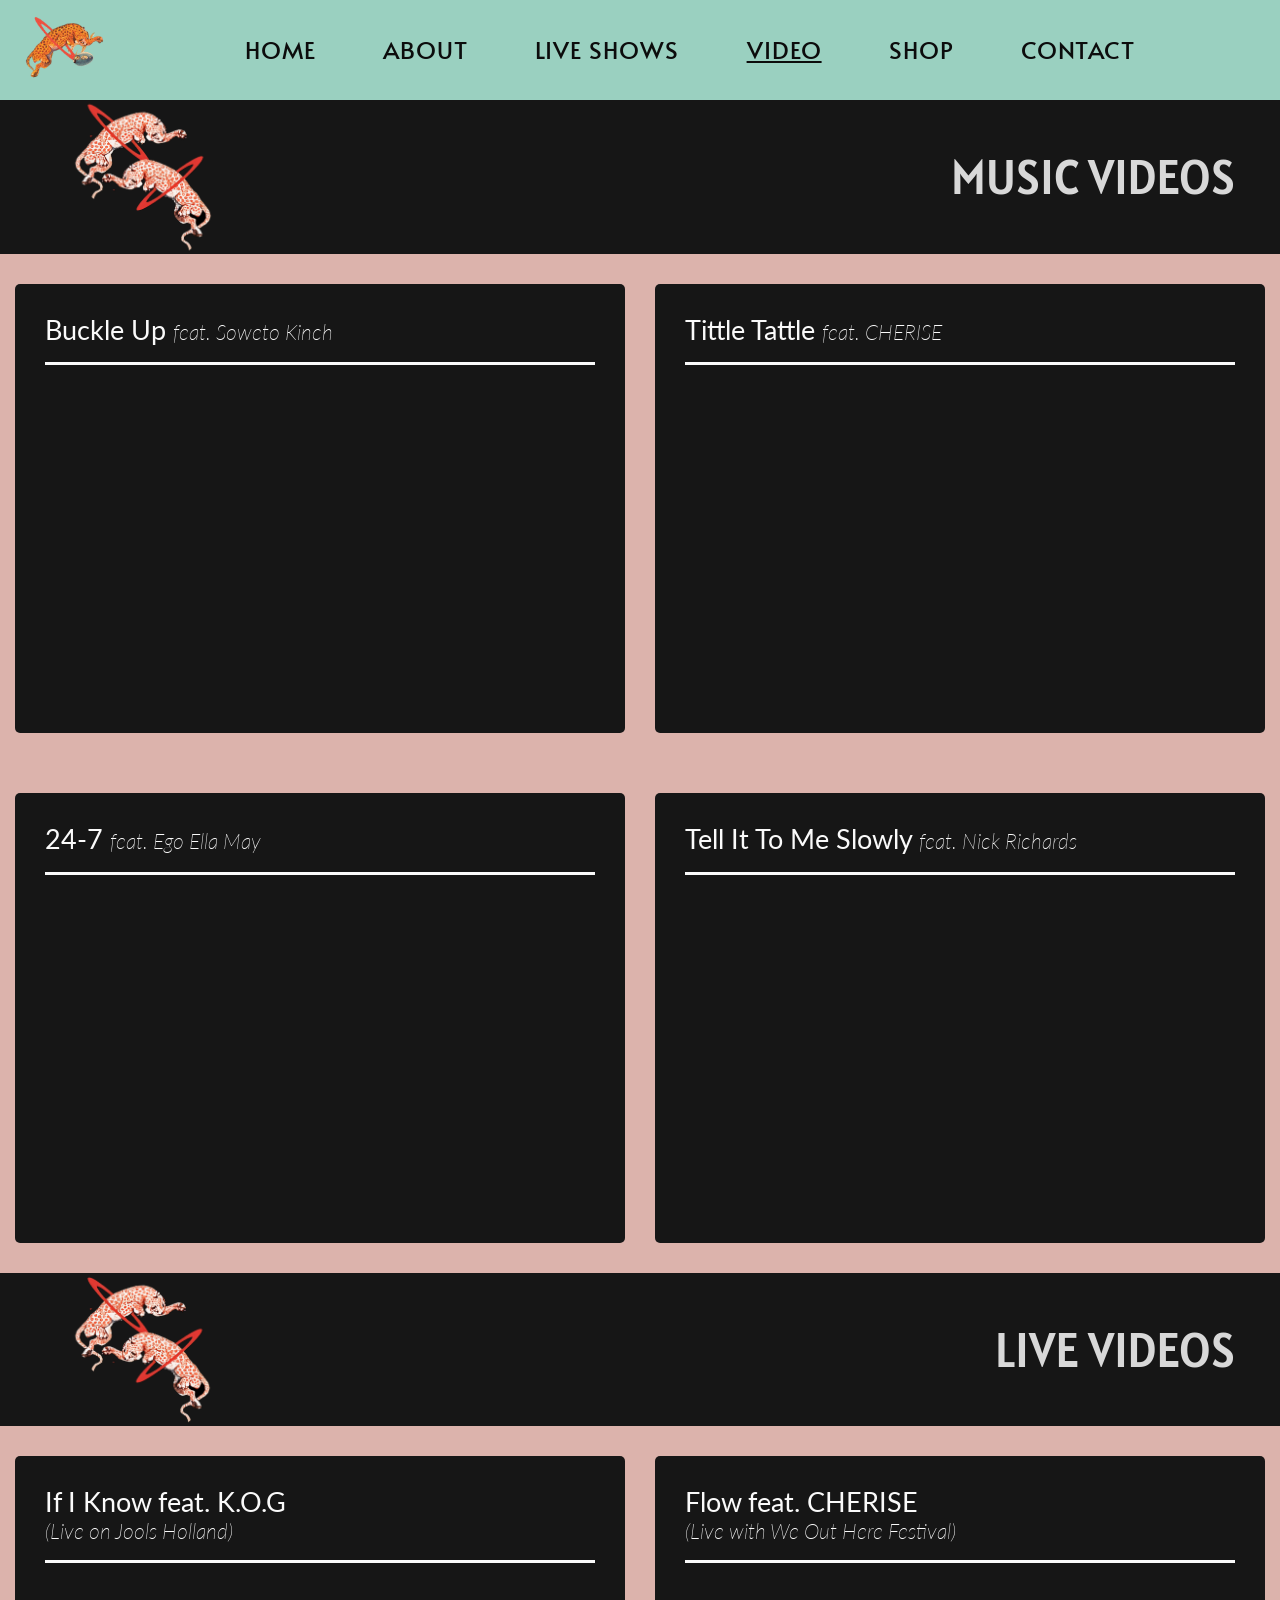
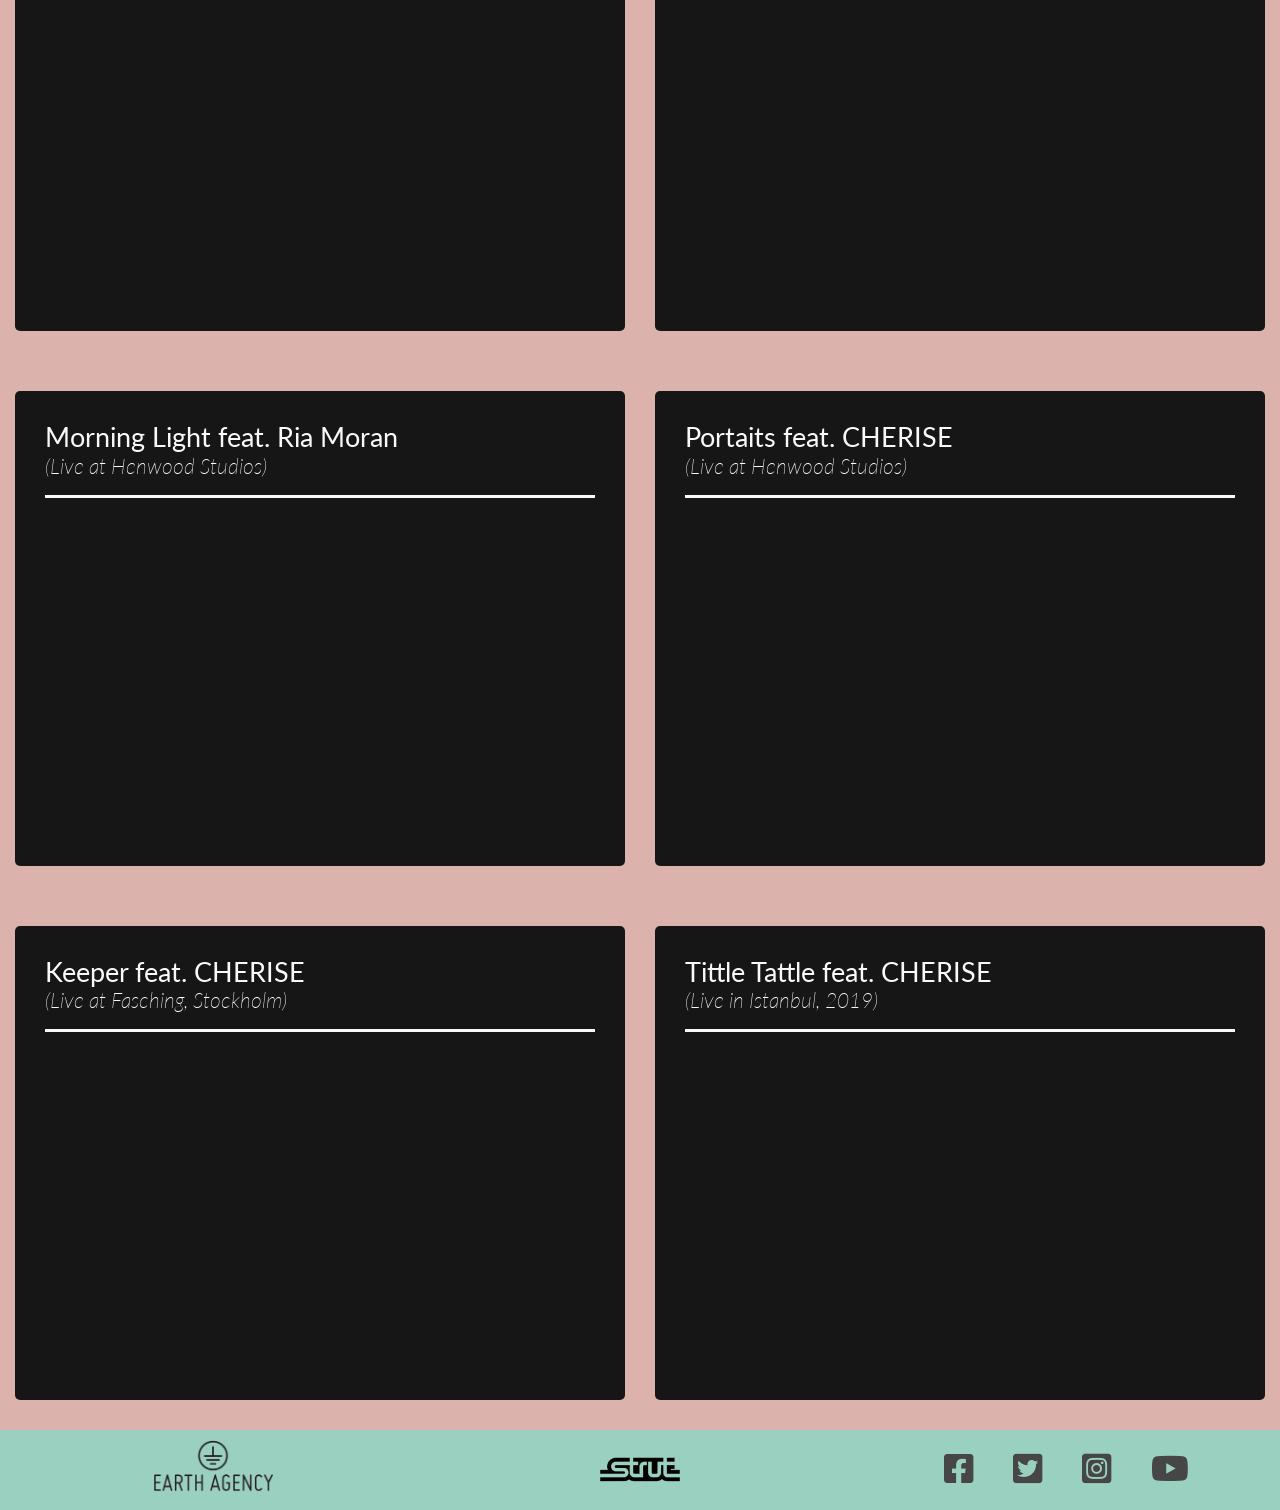
<file: videos.html>
<!DOCTYPE html>
<html lang="en-US">
<head>
    <meta charset="UTF-8">
    <meta http-equiv="X-UA-Compatible" content="IE=edge">
    <meta name="viewport" content="width=device-width, initial-scale=1.0">
    <meta name="description" content="Nubiyan Twist Video Page">
    <meta name="keywords" content="Nubiyan Twist, video, live video, music, live music">
    <meta name="author" content="Nubiyan Twist">
    <title>Nubiyan Twist | Video</title>
    <!-- Bootstrap and FontAwesome CDN -->
    <link rel="stylesheet" href="https://maxcdn.bootstrapcdn.com/bootstrap/4.0.0/css/bootstrap.min.css"
        integrity="sha384-Gn5384xqQ1aoWXA+058RXPxPg6fy4IWvTNh0E263XmFcJlSAwiGgFAW/dAiS6JXm" crossorigin="anonymous">
    <link rel="stylesheet" href="https://cdnjs.cloudflare.com/ajax/libs/font-awesome/5.15.3/css/all.min.css"
        integrity="sha512-iBBXm8fW90+nuLcSKlbmrPcLa0OT92xO1BIsZ+ywDWZCvqsWgccV3gFoRBv0z+8dLJgyAHIhR35VZc2oM/gI1w=="
        crossorigin="anonymous" />
    <link rel="stylesheet" href="assets/css/style.css">
</head>
<body>
    <!--Navigation Bar-->
    <nav class="navbar navbar-expand-sm fixed-top">
        <div class="container-fluid">
            <div class="navbar-logo" title="Nubiyan Twist Brand Logo, links to Home Page">
                <a href="index.html" class="navbar-brand">
                    <img src="assets/icons/nt-home-icon.png" width="604" height="504"
                        alt="Clickable Nubiyan Twist brand logo, links to home page">
                </a>
            </div>
            <button class="navbar-toggler" type="button" data-toggle="collapse" data-target="#navBarResponsive">
                <span><i class="fas fa-bars navbar-mobile-toggler"></i></span>
            </button>

            <div class="collapse navbar-collapse" id="navBarResponsive">
                <ul class="navbar-nav justify-content-center">
                    <li class="nav-item">
                        <a class="nav-link" href="index.html">Home</a>
                    </li>
                    <li class="nav-item">
                        <a class="nav-link" href="about.html">About</a>
                    </li>
                    <li class="nav-item">
                        <a class="nav-link" href="liveshows.html">Live Shows</a>
                    </li>
                    <li class="nav-item">
                        <a class="nav-link active" href="videos.html">Video</a>
                    </li>
                    <li class="nav-item">
                        <a class="nav-link" href="shop.html">Shop</a>
                    </li>
                    <li class="nav-item">
                        <a class="nav-link" href="contact.html">Contact</a>
                    </li>
                </ul>
                <div class="collapse-brand d-md-none d-sm-block">
                    <a href="index.html"><img src="assets/icons/nt-home-icon.png"
                            alt="Clickable icon link to home page"></a>
                </div>
            </div>
        </div>
    </nav>

    <main>
    <section> <!-- Music Videos Section -->
        <div class="container-fluid p-0 section-header header-navbar-clear">
            <div class="row no-gutters">
                <div class="col-12">
                    <h1 class="my-5 music-video-header">Music Videos</h1>
                </div>
            </div>
        </div>
        <div class="container-fluid video-collection-container">
            <div class="row justify-content-md-center justify-content-lg-start">
                <div class="col-12 col-lg-6">
                    <div class="video-wrapper">
                        <h5>Buckle Up <span>feat. Soweto Kinch</span></h5>
                        <hr class="video-divider">
                        <iframe class="video" width="560" height="315" src="https://www.youtube.com/embed/juuNU8yeYWk"
                            title="YouTube video player" loading="lazy"
                            allow="accelerometer; autoplay; clipboard-write; encrypted-media; gyroscope; picture-in-picture"
                            allowfullscreen></iframe>
                    </div>
                </div>
                <div class="col-sm-12 col-lg-6">
                    <div class="video-wrapper">
                        <h5>Tittle Tattle <span>feat. CHERISE</span></h5>
                        <hr class="video-divider">
                        <iframe class="video" width="560" height="315" src="https://www.youtube.com/embed/hyQEAbl-JaM"
                            title="YouTube video player" loading="lazy"
                            allow="accelerometer; autoplay; clipboard-write; encrypted-media; gyroscope; picture-in-picture"
                            allowfullscreen></iframe>
                    </div>
                </div>
                <div class="col-sm-12 col-lg-6">
                    <div class="video-wrapper">
                        <h5>24-7 <span>feat. Ego Ella May</span></h5>
                        <hr class="video-divider">
                        <iframe class="video" width="560" height="315" loading="lazy"
                            src="https://www.youtube.com/embed/K26KlWucg30" title="YouTube video player"
                            allow="accelerometer; autoplay; clipboard-write; encrypted-media; gyroscope; picture-in-picture"
                            allowfullscreen></iframe>
                    </div>
                </div>
                <div class="col-sm-12 col-lg-6">
                    <div class="video-wrapper">
                        <h5>Tell It To Me Slowly <span class="block-span desktop-span">feat. Nick Richards</span></h5>
                        <hr class="video-divider">
                        <iframe class="video" width="560" height="315" src="https://www.youtube.com/embed/YtvcTQ5CGWo"
                            title="YouTube video player" loading="lazy"
                            allow="accelerometer; autoplay; clipboard-write; encrypted-media; gyroscope; picture-in-picture"
                            allowfullscreen></iframe>
                    </div>
                </div>
            </div>
        </div>
    </section>
    <section>  <!-- Live Videos Section -->
        <div class="container-fluid p-0">
            <div class="row no-gutters section-header">
                <div class="col-12">
                    <h2 class="my-5 live-video-header">Live Videos</h2>
                </div>
            </div>
        </div>
        <div class="container-fluid video-collection-container">
            <div class="row justify-content-md-center justify-content-lg-start">
                <div class="col-sm-12 col-lg-6">
                    <div class="video-wrapper">
                        <h5>If I Know feat. K.O.G <span class="block-span">(Live on Jools Holland)</span></h5>
                        <hr class="video-divider">
                        <iframe class="video" width="560" height="315" src="https://www.youtube.com/embed/c_VfMrUbQhY"
                            title="YouTube video player" loading="lazy"
                            allow="accelerometer; autoplay; clipboard-write; encrypted-media; gyroscope; picture-in-picture"
                            allowfullscreen></iframe>
                    </div>
                </div>
                <div class="col-sm-12 col-lg-6">
                    <div class="video-wrapper">
                        <h5>Flow feat. CHERISE <span class="block-span">(Live with We Out Here Festival)</span></h5>
                        <hr class="video-divider">
                        <iframe class="video" width="560" height="315" src="https://www.youtube.com/embed/0d_JfNtGXSI"
                            title="YouTube video player" loading="lazy"
                            allow="accelerometer; autoplay; clipboard-write; encrypted-media; gyroscope; picture-in-picture"
                            allowfullscreen></iframe>
                    </div>
                </div>
                <div class="col-sm-12 col-lg-6">
                    <div class="video-wrapper">
                        <h5>Morning Light feat. Ria Moran <span class="block-span">(Live at Henwood Studios)</span>
                        </h5>
                        <hr class="video-divider">
                        <iframe class="video" width="560" height="315" src="https://www.youtube.com/embed/VWyYsWrrNDg"
                            title="YouTube video player" loading="lazy" 
                            allow="accelerometer; autoplay; clipboard-write; encrypted-media; gyroscope; picture-in-picture"
                            allowfullscreen></iframe>
                    </div>
                </div>
                <div class="col-sm-12 col-lg-6">
                    <div class="video-wrapper">
                        <h5>Portaits feat. CHERISE<span class="block-span">(Live at Henwood Studios)</span></h5>
                        <hr class="video-divider">
                        <iframe class="video" width="560" height="315" src="https://www.youtube.com/embed/P2nAZ8Uq68Y"
                            title="YouTube video player" loading="lazy" 
                            allow="accelerometer; autoplay; clipboard-write; encrypted-media; gyroscope; picture-in-picture"
                            allowfullscreen></iframe>
                    </div>
                </div>
                <div class="col-sm-12 col-lg-6">
                    <div class="video-wrapper">
                        <h5>Keeper feat. CHERISE<span class="block-span">(Live at Fasching, Stockholm)</span></h5>
                        <hr class="video-divider">
                        <iframe class="video" width="560" height="315" src="https://www.youtube.com/embed/uFLsK8srKDU"
                            title="YouTube video player" loading="lazy" 
                            allow="accelerometer; autoplay; clipboard-write; encrypted-media; gyroscope; picture-in-picture"
                            allowfullscreen></iframe>
                    </div>
                </div>
                <div class="col-sm-12 col-lg-6">
                    <div class="video-wrapper">
                        <h5>Tittle Tattle feat. CHERISE<span class="block-span">(Live in Istanbul, 2019)</span></h5>
                        <hr class="video-divider">
                        <iframe class="video" width="560" height="315" src="https://www.youtube.com/embed/d8AkRbAaegg"
                            title="YouTube video player" 
                            allow="accelerometer; autoplay; clipboard-write; encrypted-media; gyroscope; picture-in-picture"
                            allowfullscreen></iframe>
                    </div>
                </div>
            </div>
        </div>
    </section>
    </main>
    <!-- Footer -->
    <footer>
        <div class="container-fluid footer">
            <div class="row">
                <div class="col-lg-4 d-none d-md-none d-lg-block">
                    <div class="label-icon-wrapper">
                        <a href="https://earth-agency.com/" target="_blank"><img src="assets/icons/earth-agency-icon.png"
                                alt="Booking Agents Link" width="500" height="218" class="earth-agency-icon"></a>
                    </div>
                </div>
                <div class="col-lg-4 d-none d-md-none d-lg-block">
                    <div class="label-icon-wrapper">
                        <a href="https://strut.k7store.com/" target="_blank"><img src="assets/icons/strut-icon.png"
                                alt="Music Label Link" class="strut-icon" width="500" height="500"></a>
                    </div>
                </div>
                <div class="col-lg-4 col-sm-12">
                    <div class="footer-social-flex">

                        <ul class="footer-social-icons">

                            <li><a href="https://www.facebook.com/NubiyanTwist/" target="_blank" rel="noopener"
                                    aria-label="Link to Nubiyan Twist's Facebook Page"><i
                                        class="fab fa-facebook-square"></i></a>
                            </li>
                            <li><a href="https://www.twitter.com/NubiyanTwist/" target="_blank" rel="noopener"
                                    aria-label="Link to Nubiyan Twist's Twitter Page"><i
                                        class="fab fa-twitter-square"></i></a>
                            </li>
                            <li><a href="https://www.instagram.com/nubiyantwist" target="_blank" rel="noopener"
                                    aria-label="Link to Nubiyan Twist's Instagram Page"><i
                                        class="fab fa-instagram-square"></i></a>
                            </li>
                            <li><a href="https://www.youtube.com/nubiyantwist" target="_blank" rel="noopener"
                                    aria-label="Link to Nubiyan Twist's Youtube Channel"><i
                                        class="fab fa-youtube"></i></a>
                            </li>

                        </ul>
                    </div>
                </div>
            </div>
        </div>
    </footer>

    <!-- Bootstrap jQuery -->
    <script src="https://code.jquery.com/jquery-3.2.1.slim.min.js"
        integrity="sha384-KJ3o2DKtIkvYIK3UENzmM7KCkRr/rE9/Qpg6aAZGJwFDMVNA/GpGFF93hXpG5KkN" crossorigin="anonymous">
    </script>
    <script src="https://cdnjs.cloudflare.com/ajax/libs/popper.js/1.12.9/umd/popper.min.js"
        integrity="sha384-ApNbgh9B+Y1QKtv3Rn7W3mgPxhU9K/ScQsAP7hUibX39j7fakFPskvXusvfa0b4Q" crossorigin="anonymous">
    </script>
    <script src="https://maxcdn.bootstrapcdn.com/bootstrap/4.0.0/js/bootstrap.min.js"
        integrity="sha384-JZR6Spejh4U02d8jOt6vLEHfe/JQGiRRSQQxSfFWpi1MquVdAyjUar5+76PVCmYl" crossorigin="anonymous">
    </script>
</body>

</html>
</file>
<file: assets/css/style.css>
/* ----- Fonts ----- */

@import url('https://fonts.googleapis.com/css2?family=Alatsi&display=swap');
@import url('https://fonts.googleapis.com/css2?family=Alata&display=swap');
@import url('https://fonts.googleapis.com/css?family=Lato:100,200,300,400,500,600,700');

/*  Global Styling for features that appear across multiple pages */

.section-header {
    background: url("../images/section-header/nt-header-logo.png") no-repeat;
    background-color: rgb(22, 22, 22);
    background-position: 0%;
    background-size: contain;
    font-family: "Alatsi", sans-serif;
    text-transform: uppercase;

}

.section-header h1,
h2 {
    
    padding-right: 5px;
    text-align: right;
    color: #d8d8d8;
    margin-top: 20px;
}

/* Pushes top header clear of navbar in Video and Shop Pages */
.header-navbar-clear {
    margin-top: 48px;
}

.card,           /* Targets all cards in website, as well as band cards in website's 'About' Page */
.band-card {
    width: 100%;
    margin: 0 auto;
    background-color: rgb(22, 22, 22);
    color: #f0e7df;
    height: 100%;
    padding: 10px;
    text-align: center;
}

.band-card-header {
    font-size: 2.5rem;
}

.card-title {
    font-family: "Alatsi", sans-serif;
}

.card-text {
    font-family: "Alata", sans-serif;
}

.card button {
    font-family: "Lato", sans-serif;
    font-weight: 400;
    background-color: #DCB3AC;
    color: black;
    border: 3px solid #fafafa !important;
    letter-spacing: 1px;
}

/* Class added to span elements in header elements for modals and videos, 
where header content would result in word-breaking */

.block-span {
    display: block;
}


/* ---------- Block Dividers (to be used on multiple pages) -------- */

.block-divider {
    border-top: 3px solid black !important;
}

.history-block-divider {
    border-top: 3px solid black;
    width: 80%;
}

/* ----- Mailing List Modal ----- */

.mailing-modal {
    background-color: rgb(22, 22, 22);
}

#mailing-modal-header {
    background: url('../images/section-header/nt-header-logo.png') no-repeat;
    background-size: 70px;
    background-position: 78%;
}

#mailing-modal-header h5 {
    font-family: 'Alata', sans-serif;
    font-size: 1rem;
}

#mailing-modal-close {
    background-color: #DCB3AC;
    border: none;
}

#mailing-modal-close:hover {
    color: rgb(22, 22, 22);
}

/* ----- Navigation Bar ----- */


.navbar {
    background-color: #9ad0c0;
    margin-bottom: 20px;
    padding: 0;
}

/* Hides brand logo on mobile screen sizes */
.navbar-brand img {
    display: none;
}

/* Displays brand logo in collapsible dropdown nav item list
   on mobile screen sizes */
.collapse-brand img {
    width: 50%;
    float: right;
}

.navbar a {
    color: #0c0c0c;
}

.navbar-nav li {
    font-family: 'Alata', sans-serif;
    font-size: 1.4rem;
    letter-spacing: 1px;
    text-transform: uppercase;
    padding-left: 10px;
    display: inline-block;
}


.navbar-mobile-toggler {
    color: black;
    font-size: 40px;
}

.navbar-toggler {
    border: none;
    outline: none;
}

ul li a.active {
    text-decoration: underline;
}

/* -------------------------- Home Page ------------------------- */

/* ----- Fixed Background Image ----- */


.callout-container {

    height: 80vh;
    background: url("../images/hero-images/home-hero.jpg") no-repeat fixed;
    background-position: bottom;
    background-size: cover;
    -webkit-background-size: cover;
    -moz-background-size: cover;
    -o-background-size: cover;
    display: flex;
    align-items: center;
    justify-content: center;
    position: relative;
    /* Relative positioning assigned to prevent overflow of opaque overlay */

}

.opaque-overlay {
    position: absolute;
    top: 0;
    left: 0;
    height: 100%;
    width: 100%;
    background-color: rgba(0, 0, 0, 0.747);
}

/* ----- Jumbotron ----- */


.callout-jumbotron {
    background-color: rgba(0, 0, 0, 0);
    /* Creating a transparent background */
    padding: 0;
    position: relative;
    bottom: 40px;
}

.callout-jumbotron h1 {
    font-family: "Alatsi", sans-serif;
    color: #f48826;
    letter-spacing: 2px;
    font-size: 3rem;
}

.callout-jumbotron p {
    font-family: "Alata", sans-serif;
    color: #fafafa;
    font-size: 1.1rem;
}

/* Centering first call-to-action button on hero image */
.anchor-wrapper {
    display: flex;
    align-items: center;
    justify-content: center;
}

/* Call-to-action styling */
.anchor-wrapper a {
    font-family: "Lato", sans-serif;
    font-weight: 300;
    font-size: 2rem;
    color: #fafafa;
    background-color: rgba(22, 22, 22, 0.801);
    border: 1px solid #fafafa;
    letter-spacing: 2px;
    position: relative;
    top: 100px;
    /* Pushes button towards bottom of hero image, to allow for breathing space between hero image
                   subject and content */
}


/* ----- Album Promotion Section ----- */


#album-promotion-section {
    font-family: "Alata", sans-serif;
    background-color: #DCB3AC;
    text-align: center;
    padding: 1.2em 0;
    height: 100%;

}

.promo-header {
    text-align: center;
    font-size: 2rem;
    text-transform: uppercase;
    letter-spacing: 3px;
    color: #131313;
}

#album-promotion-section ul {
    padding: 0;
}

.social-media-links li {
    display: inline-block;
    padding: 0 18px;
    font-size: 1.9em;
}

.social-media-links li a span i {
    color: rgb(70, 70, 70);

}

/* Album Promotion Call-To-Action Buttons */
.cta-promo-section {

    background-color: #131313;
    color: #d8d8d8;
    text-decoration: none;
    font-size: 35px;
    border-radius: 0 !important;
    margin-bottom: 10px;
}

.cta-promo-section:focus,
.cta-promo-section:active {
    text-decoration: none; /* An attempt to remove typical blue anchor tag colour which displays when button is clicked */
    color: #d8d8d8;
}

.download-shop-cta-wrapper {
    margin-top: 30px;
}

/* Targets final call-to-action button 'Watch More Videos', 
    decreasing font size relative to first two call-to-action buttons in section */
.feature-video-container a {
    font-size: 1.8rem;
}

.cta-listen-shop:hover {
    background-color: #dadada;
    color: #252525;
}

/* Styling for testimonies in Album Promotion Section */

.testimonies-container p {
    font-size: 20px;
    color: #252525;

}

.testimony-header {
    color: #252525;
    text-transform: uppercase;
    font-size: 1.5rem;
    font-weight: bold;
    letter-spacing: 2px;

}

.testimony-header:last-child {
    margin-bottom: 30px;
}

.quote-content {
    margin-top: 30px;
    font-size: 1.2rem;
}

.block-divider {
    border-top: 3px solid black !important;
}

.block-divider-home {
    border-top: 3px solid #fafafa !important;
    width: 75%;
}


#album-cover {
    width: 100%;
    height: 100%;
}

/* Styling for feature videos in Album Promotion Section */

.home-video-wrapper {
    font-family: "Lato", sans-serif;
    background-color: rgb(22, 22, 22);
    margin: 20px 0;
    color: #fafafa;
}

.home-video-wrapper h5 {
    font-weight: 400;
    padding-top: 10px;
}

.home-video-wrapper>h5>span {
    font-style: italic;
    font-weight: 200;
}


/* ----- Mailing List/Spotify Section ----- */

.mailing-spotify-container {
    background: url("../images/home-page/mailing-spotify-background.png") no-repeat bottom fixed;
    background-size: contain;
    background-color: #08172c;
    color: #fafafa;

}

.mailing-cta {
    background-color: rgba(22, 22, 22, 0.5);
    border-radius: 3%;
    padding: 2rem 0;
    margin: 30px 0;

}

.mail-icon {
    position: relative;
    right: 20px;
}

.mailing-cta h3 {
    text-transform: uppercase;
    font-family: "Alatsi", sans-serif;
    color: #f48826;
    text-decoration: underline;
}

.mailing-cta p,
button {
    font-family: "Alata", sans-serif;
}

.spotify-leaderboard {
    margin-bottom: 15px;
}

.spotify-player {
    max-height: 80px;
    border: none;
    border-radius: 5px;
    margin: 20px 0;
}

/* ----- Footer ----- */

.footer {
    background-color: rgb(154, 208, 192);
}

.label-icon-wrapper {
    width: 100%;
    --aspect-ratio-w: 4;
    --aspect-ratio-h: 5;
}

.earth-agency-icon {
    display: flex;
    justify-content: center;
    align-items: center;
    width: 30%;
    height: 30%;
    margin-top: 10px;
    margin-left: auto;
    margin-right: auto;


}

.strut-icon {
    margin: 0 auto;
    display: flex;
    justify-content: center;
    align-items: center;
    width: 20%;
    height: 20%;
}

.footer-social-icons {
    padding-left: 0;
    margin-bottom: 0;
    display: flex;
    align-items: center;
    justify-content: center;
}

.footer-social-icons li {
    display: inline-block;
    margin: 0;
}

.footer-social-icons li a {
    font-size: 2rem;
    padding: 0 20px;
    text-decoration: none;
    color: rgb(70, 70, 70);
}

.footer-social-icons li a i:hover {
    color: #292929;
    transition: all 0.35s ease-in-out;
    -moz-transition: all 0.35s ease-in-out;
    -webkit-transition: all 0.35s ease-in-out;
    -o-transition: all 0.35s ease-in-out;
}

/*-------------------------- End of Home Page ---------------------*/

/* ------------------------- 'About' Page --------------------------*/

/* ----- Header ----- */

.about-hero {
    background: url("../images/hero-images/about-hero.jpg") no-repeat fixed;
    background-size: cover;
    -webkit-background-size: cover;
    -moz-background-size: cover;
    -o-background-size: cover;
    background-position: 65%;
    width: 100%;
    position: relative;
}

.about-hero p {
    font-family: 'Alata', sans-serif;
    float: right;
    color: #fafafa;
    font-size: 1rem;
}

.about-quote-container {
    padding-top: 45px;
}

.about-quote {
    font-size: .9rem;
}

.summary-wrapper-1 {
    position: relative;
}

.summary-row-1 {
    margin-top: 30px;
}

.summary-row-2 {
    margin-top: 100px;
}


#bio-summary-1 {
    width: 100%;
    float: right;
    text-align: right;
    position: absolute;
    top: -30px;
    right: 0;
    padding-right: 10px;
}

#bio-summary-2 {
    margin-top: 50px;

}

.highlights {
    font-family: 'Alatsi', sans-serif;
    text-transform: uppercase;
    color: #f48826;
    font-size: 1.7em;
}

.quotation-mark {
    font-size: 2em;
}

/* ------ Biography Section ------ */

.history-header {
    font-size: 2.5rem;
}

.history-body {
    padding: 0 10px;
    font-family: "Alata", sans-serif;
    text-align: center;
    background-color: #DCB3AC;
}

.history-body p {
    margin: 15px 0;
}

.history-image-wrapper {
    font-family: "Lato", sans-serif;
    display: flex !important;
    flex-direction: column;
    align-items: center;
    justify-content: center;
}

.history-image-inner {
    background: rgb(22, 22, 22);
    color: #fafafa;
    padding-top: 24px;
}

.band-image {
    width: 90%;
}

figcaption small {
    font-weight: 200 !important;
    font-style: italic;
}

/* ----- Images of Album catalogue styled with two squares layered with z-index ----- */

/* Displays images inline */

#ss-st-display {
    display: flex;
    align-items: center;
    justify-content: center;
}

#jr-display {
    display: flex;
    align-items: center;
    justify-content: center;
}

#ff-display {
    display: flex;
    align-items: center;
    justify-content: center;
}

.st-square-container {
    margin-top: 100px;
    position: absolute;
}

.st-square-outer {
    margin-top: 100px;
    width: 100px;
    height: 100px;
    background-color: rgba(102, 102, 102);
    position: relative;
    z-index: 3;
    margin: auto;
}

.st-square-inner {
    width: 90px;
    height: 90px;
    left: 20%;
    top: 80%;
    background: url('https://f4.bcbits.com/img/a1780245514_10-500x500.jpg') no-repeat bottom;
    background-size: contain;
    z-index: 10;
    position: absolute;
    top: 50%;
    left: 50%;
    margin: -45px 0px 0px -45px;
}

.ss-square-container {
    margin-top: 100px;
    position: absolute;
}

.ss-square-outer {
    margin-top: 100px;
    width: 100px;
    height: 100px;
    background-color: rgb(102, 102, 102);
    position: relative;
    z-index: 3;
    margin: auto;
}

.ss-square-inner {
    width: 90px;
    height: 90px;
    right: 60%;
    background: url('../images/about-page/nt-sirensong-albumcover.jpg') no-repeat;
    background-size: cover;
    z-index: 10;
    position: absolute;
    top: 50%;
    left: 50%;
    margin: -45px 0px 0px -45px;
}

.st-sa-cta {
    font-family: "Alata", sans-serif;
    font-weight: bold;
    text-transform: uppercase;
    color: black;
    letter-spacing: 0.3px;
}

.st-sa-cta p {
    font-size: .5rem;
}

.jr-square-container {
    margin-top: 100px;
}

.jr-square-outer {
    margin-top: 100px;
    width: 200px;
    height: 200px;
    background-color: rgb(102, 102, 102);
    position: relative;
    z-index: 3;
    margin: auto;

}

.fa-angle-double-left,
.fa-angle-double-right {
    color: #fafafa;
}

.click-indicators {
    font-size: 2rem;
    margin: 0 10px;
}

.jr-square-inner {
    width: 180px;
    height: 180px;
    background: url('../images/shop-images/jr-cd.jpg') no-repeat;
    background-size: cover;
    z-index: 10;
    position: absolute;
    top: 50%;
    left: 50%;
    margin: -90px 0px 0px -90px;
}

.ff-square-container {
    margin-top: 100px;
}

.ff-square-outer {
    margin-top: 100px;
    width: 200px;
    height: 200px;
    background-color: rgba(102, 102, 102);
    position: relative;
    z-index: 3;
    margin: auto;
}

.ff-square-inner {
    width: 180px;
    height: 180px;
    background: url('../images/shop-images/ff-cd.jpg') no-repeat bottom;
    background-size: contain;
    z-index: 10;
    position: absolute;
    top: 50%;
    left: 50%;
    margin: -90px 0px 0px -90px;
}

/* ----- Band Cards ----- */

.band-cards-container {
    background-color: #DCB3AC;
}

.band-card-wrapper {
    margin: 20px 0;
}

/* ----- Band Modals ----- */

.modal-video {
    width: 100%;
}

.modal-header {
    font-family: "Alatsi", sans-serif;
    background: rgb(22, 22, 22);

}

.modal-header h5 {
    text-align: center;
    color: #fafafa;
}

.modal-footer {
    background: rgb(22, 22, 22);
}

.modal-body {
    background: rgb(22, 22, 22);
    color: #fafafa;
    font-family: "Alata", sans-serif;
    text-align: center;
}

.modal button {
    font-family: "Lato", sans-serif;
    background-color: #DCB3AC;
    color: rgb(22, 22, 22);
    border: 3px solid #fafafa;
}




/* --------------------------------------- Live Shows ----------------------------------------- */

.live-shows-header-navbar-clear {
    margin-top: 48px;
}

.listings-body {
    background-color: #DCB3AC;

}

/* Listings Table */

.listings-wrapper {
    margin-top: 20px;
    padding: 10px;
    background-color: rgb(22, 22, 22);
    overflow: scroll;

}

.borderless td,
.borderless.th {
    border: none;
}


.table td {
    font-family: "Lato", sans-serif;
    text-transform: uppercase;
    font-weight: 300;
    padding: 5px;
    text-align: center;
}

td:first-of-type {
    color: #f48826;
    font-weight: 300;
}

td:nth-child(2) {
    color: #fafafa;
}

.listings-ticket-icon {
    font-size: 2.5rem;
    color: #f48826;
}

.soldout-bold {
    color: #fafafa;
    font-weight: 400 !important;
}

.liveshows-image-wrapper {
    background-color: rgb(22, 22, 22);
    color: #d8d8d8;
    font-family: "Lato", sans-serif;
    font-size: 1.4rem;
    text-align: center;
    padding: 10px;
    margin-top: 20px;
}

#liveshows-image {
    width: 100%;
}


.mailing-cta-live {
    font-family: "Alatsi", sans-serif;
    text-align: center;
    background-color: rgb(22, 22, 22);
    color: #fafafa;
    border-radius: 5px;
    padding: 10px;
    margin: 15px 0;
}

.mailing-cta-live .btn {
    font-size: 1rem;
    padding: 10px !important;
    border: 2px solid rgb(22, 22, 22);
}

.mailing-cta-live h3 {
    color: #f48826;
    text-transform: uppercase;
    text-decoration: underline;
}

.mailing-cta-live p {
    font-family: "Alata", sans-serif;
}

.live-spotify-wrapper {
    margin-top: 30px;
    display: flex;
    /* Centering the spotify player on mobile screen sizes */
    align-items: center;
    justify-content: center;
}

.liveshows-spotify-player {
    border: none;
    height: 300px;
    width: 100%;
}


/* ----------------------------- Video Page ---------------------------------- */

/* Video Section (Music Videos/Live Videos) */

.video-collection-container {
    background-color: #DCB3AC;
}

.music-video-header {
    font-size: 2.3rem;
}

.live-video-header {
    font-size: 2.5rem;
}

.video-wrapper {
    background-color: rgb(22, 22, 22);
    padding: 10px;
    border-radius: 5px;
    margin: 30px 0;
}

.video-divider {
    border-top: 3px solid #fafafa;
}

.video-wrapper h5 {
    font-family: "Lato", sans-serif;
    font-weight: 400;
    font-size: 1.2rem;
    color: #fafafa;
}

.video-wrapper>h5>span {
    font-weight: 200;
    font-style: italic;
    font-size: 1rem;
}

.video {
    width: 100%;
    border: 0;
    /* Replaces deprecated frameborder attribute on iframe tags */
}

/* ----------------------------- Shop Page ----------------------------- */

/* Padding-top clears section from navbar */
.shop-container {
    background-color: #DCB3AC;
}

/* ----- Music Shop Section ----- */

/* Displays spotify player in centre of browser window */
.spotify-shop-wrapper {
    display: flex;
    align-items: center;
    justify-content: center;
    margin: 10px 0;
}

.spotify-player-shop {
    max-height: 80px;
    border-radius: 5px;
    border: 0;
    /* Replaces deprecated frameborder attribute on iframe tag */
}

.item-image {
    width: 100%;
}

.item-card {
    margin: 20px 0;
}

.item-card h6 {
    font-family: 'Lato', sans-serif;
    font-weight: 300;
}

.item-card button {
    border: 3px solid #fafafa;
}

/* Targets the header "Clothing/Prints" and decreases font-size to prevent spilling over logo */
.clothing-prints-header h2 {
    font-size: 1.9rem;
}

/* Item Modals */

.modal-img {
    height: 200px;
    width: 200px;
    float: left;
}

/* Class targets the images of vinyls */
.modal-img-wide {
    width: 100%;
}

#print-modal-img {
    max-height: 400px;
    float: left;
}

.item-info {
    font-family: 'Lato', sans-serif;
    font-weight: 300;
    margin-top: 10px !important;
}

.item-info p {
    clear: both;
    text-align: left;
}

.mobile-card-header {
    font-size: .8rem;
}

#item-img {
    width: 25%;
    height: 25%;
}

.item-wrapper {
    transition: all 2s ease-in-out;
    border: 2px solid #fafafa;
}

.item-text {
    text-align: left;
    margin-right: 5px;
}


.modal a {
    font-family: "Lato", sans-serif;
    font-weight: 400;
    background-color: #DCB3AC;
    color: black;
    border: 3px solid #fafafa !important;
    letter-spacing: 1px;
}

/* ----------------- Contact Page ------------------ */

/* Contact Page Background */

#contact-hero {
    background: url("../images/hero-images/contact-hero.jpeg") no-repeat fixed;
    background-size: cover;
    -webkit-background-size: cover;
    -moz-background-size: cover;
    -o-background-size: cover;
    background-position: 48%;
    position: relative;
    height: 100vh;

}

.opaque-overlay-contact {
    position: absolute;
    top: 0;
    left: 0;
    height: 100%;
    width: 100%;
    padding: 0;
    margin: 0;
    background-color: rgba(0, 0, 0, 0.678);
}

/* Contact Form - Border and Font Styling */

.contact-form-container {
    padding-top: 55px;
}

.form-wrapper {
    font-family: "Alata", sans-serif;
    background-color: rgba(22, 22, 22, 0.233);
    border-radius: 0.3rem;
    color: #fafafa;
    margin-right: 20px;

}

.contactform-legend {
    font-weight: 200;
    border-bottom: 1px solid #fafafa;

}

button[type="submit"] {
    background-color: #DCB3AC;
    color: rgb(22, 22, 22);
    border: 2px solid #fafafa;
}

/* Wrapper for Label and Booking Agent contact details */

.representative-wrapper {
    font-family: "Lato", sans-serif;
    font-size: .7rem;
    color: #fafafa;
    display: flex;
    flex-direction: column;
    justify-content: center;
    align-items: center;
    margin-top: 20px;
    max-width: 500px;
    padding-left: 0;
    padding-right: 0;
}


.representative-wrapper span {
    font-style: italic;
    color: #f48826;
}

/* Icons for label and booking agents */
.rep-image {
    display: block;
    width: 75%;
    height: auto;
    margin-bottom: 10px;
}

/* ---------------------- 404 Page -------------------- */

#page-not-found {
    height: 100vh;
    display: flex;
    align-items: center;
    justify-content: center;
    background-color: rgb(22, 22, 22);
}

.error-header {
    font-family: "Alatsi", sans-serif;
    color: #f48826;
}

.error-container p {
    font-family: 'Alata', sans-serif;
    color: #fafafa;
}

/*-------------------- End of Mobile Screen CSS Styling --------------------- */


/* ------ Media query targetting iphone 5 screen-size only ------ */

@media (min-width: 320px) and (max-width: 370px) {

    /* ------ Home Page ------ */

    /* Hero Jumbotron */

    /* Alters positioning of hero call-out  */
    .callout-jumbotron {
        bottom: 25px;
    }

    /* Alters positioning of 'Watch/Listen' call-to-action button */
    .anchor-wrapper a {
        top: 75px;
    }


    .callout-jumbotron h1 {
        letter-spacing: 2px;
        font-size: 2.5rem;

    }

    .callout-jumbotron p {
        font-family: "Alata", sans-serif;
        color: #fafafa;
        font-size: 1rem;
    }

    /*  Mailing List Modal Window Header */
    #mailing-modal-header h5 {
        font-family: 'Alata', sans-serif;
        font-size: .8rem;
    }

    .promo-header {
        font-size: 1.7rem;
    }


    /* ------------ About Page ------------- */

    .st-sa-cta p {
        font-size: 0.6rem;
        /* 'Click to Listen' call-to-action */
    }

    /* ----------- Live Shows Page ---------- */

    .live-shows-header {
        font-size: 2.2rem;
    }

    /* ----------- Video Page ------------- */

    .music-video-header,
    .live-video-header {
        font-size: 2rem;
    }

    /* ------------ Shop Page --------------- */

    /* Targets the header "Clothing/Prints" and decreases font-size to prevent spilling over logo */
    .music-shop-header {
        font-size: 2.2rem;
    }
    .clothing-prints-header {
        font-size: 1.6rem;
    }


    /* ----------- Contact Page ----------- */

    #contact-hero {
        height: inherit;
    }
}

/* ------------------- End of Media Query for iPhone 5 screen size only ----------------------- */

/* ---------------- Styling for iPad Pro screen size only ---------------- */
@media only screen and (min-width: 1024px) and (max-height: 1366px) and (orientation: portrait) and (-webkit-min-device-pixel-ratio: 1.5) {

    /* Navigation Bar */

    .navbar-nav li {
        padding: 0 1rem !important;
        font-size: 1em;
    }

    /* Home Page Hero Image */

    .callout-container {
        height: 75vh !important;
    }

    /* Callout Promoting New Album */
    .promo-header {
        font-size: 3rem !important;
        padding: 0 5px;
    }

    /* Bottom Section featuring Mailing List Call-to-action and Spotify Player */
    .mailing-spotify-container {
        height: 30vh !important;
    }

    /* --------------------- End of Home Page ------------------------ */

    /* ------------------------ About Page --------------------------- */

    .about-hero {
        height: 63vh;
        background-position: 90%;
    }

    .summary p {
        font-size: 1.4rem !important;
        line-height: 35px !important;
    }

    /* --------------------- End of About Page ------------------------ */

    /* --------------------- Live Shows Page ------------------------ */

    #gig-listings {
        min-height: 100vh;
    }

    .listings-wrapper {
        min-height: 75vh;
    }

    .mailing-cta-live {
        display: block !important;
        margin-left: 20px;
        padding: 2rem 1rem !important;
    }

    .mailing-cta-live h3 {
        font-size: 2.2rem;
    }

    /* --------------------- End of Live Shows Page ------------------------ */
    

    /* --------------------- Contact Page ------------------------ */

    #contact-hero {
        background-position: 50% !important;
        height: 100vh;
    }

    .form-wrapper {
        padding: 30px;
    }
}

/* ------------------- End of Media Query for iPad Pro screen size ----------------------- */

/* ------------------- Media Query for Tablet Screen Size ------------------- */
@media (min-width: 768px) {

    /* Page header (h1) - Applies to all pages */

    .section-header {
        background-position: 6%;
    }

    .section-header h1,
    h2 {
        font-size: 3rem;
        margin-right: 40px;
    }

    /* ---- Pushes top header clear of navbar on Video and Shop Pages */
    .header-navbar-clear {
        margin-top: 84px;
    }

    .shop-section:last-of-type h2 {
        font-size: 3rem;
    }

    /* ----- Navigation Bar ----- */

    .navbar-nav li {
        font-size: 1.1em;
        padding: 1.2em 0.5rem;
    }

    .navbar-logo {
        width: 100px;
    }

    .navbar img {
        display: block;
        width: 100%;
        height: auto;
    }

    .navbar-collapse {
        display: flex;
        justify-content: center;
        align-items: center;
    }

    .navalert-padding {
        padding-top: 80px;
    }

    /* Mailing Modal Header Background Icon Image */

    #mailing-modal-header {
        background-size: contain;
        background-position: 75%;
    }

    #mailing-modal-header h5 {
        font-size: 1.3rem;
    }

    /* ----------------- Home Page --------------- */

    .callout-container {
        height: 80vh;
        background-position: 85% 20%;

    }

    .callout-jumbotron h1 {
        font-size: 4rem;
    }

    /* ----- Album Promotion Section ----- */

    .social-media-links li {
        display: inline-block;
        font-size: 3rem;
        padding: 0 40px;
    }

    .promo-header {
        font-size: 2rem;
    }

    .cta-album {
        margin-bottom: 20px;
    }


    .testimony-tablet-padding {
        padding: 0;
    }

    .album-cover-image {
        margin-top: 20px;
    }


    .quote-content {
        font-size: 1rem;
    }

    /* Increases font-size of headers in promo section (CLASH, MOJO, GIGWISE etc.) */
    .testimony-header {
        font-size: 2rem;
    }

    .cta-promo-section:last-child {
        margin-top: 0;
        /* Cancels out margin on mobile phone, since the call-to-action 
                        buttons on tablet screen size and up are displayed inline */
    }


    /* Featured videos */

    .home-video-wrapper {
        margin: 20px 0;
    }

    /* Restores font-size for final call-to-action button in promo section,
    which was decreased for mobile screen size */
    .feature-video-container button {
        font-size: 35px;
    }

    /* ----- Mailing/Spotify Player Section ----- */

    .mailing-spotify-container {
        background-position: 0% 100%;
    }

    .mailing-cta-tablet-flex {
        display: flex;
        align-items: center;
        justify-content: center;
    }

    .spotify-desktop-image {

        height: 70px;
        border-style: none;
        border-radius: 5px;
        align-self: center;
        margin: 0 auto;
    }

    /* ----- Footer ----- */

    .footer-social-flex {
        display: flex;
        justify-content: center;
        align-items: center;
    }

    .footer-social-icons li {
        display: inline-block;
        padding: 0.3rem 2rem;
    }

    .footer-social-icons li a {
        font-size: 2rem;
    }

    /* -------------------- End of Home Page ---------------- */

    /* -------------------- About Page -------------------- */

    /* ----- Header ----- */

    .about-quote-container {
        padding-top: 110px;
    }

    .about-header {
        font-family: "Alatsi", sans-serif;
        font-size: 4rem;
        text-decoration: underline;
        text-transform: uppercase;
        color: #f48826;
    }

    .about-quote p {
        line-height: 50px;
        font-size: 1.2rem;
    }

    .summary p {
        font-size: 1.3rem;
        line-height: 30px;
    }

    .summary-row-2 {
        margin-top: 150px;
    }

    #bio-summary-1 {
        margin-top: 0;
        width: 100%;
        float: none;
        text-align: left;
    }

    #bio-summary-2 {
        margin-top: 100px;
        width: 100%;
    }

    /* ----- Band History Section ----- */


    /* ----- Styling and positioning of the two images of band in History section ----- */

    .history-image-wrapper:first-of-type {
        height: 100%; /* Adding explicit height to wrapper centers image within */
        margin: 0 10px;
    }

    .history-image-inner {
        background: rgb(22, 22, 22);
        color: #fafafa;
        padding-top: 1.5rem;
    }

    /*  Clickable Images of Album Covers  */

    .st-square-outer {
        margin-top: 80px;
        width: 200px;
        height: 200px;
        margin: auto;
        
    }

    .st-square-inner {
        width: 180px;
        height: 180px;
        margin: -90px 0px 0px -90px;
    }

    .ss-square-container {
        margin-top: 100px;
        position: absolute;
    }

    .ss-square-outer {
        margin-top: 100px;
        width: 200px;
        height: 200px;
        margin: auto;
    }

    .ss-square-inner {
        width: 180px;
        height: 180px;
        margin: -90px 0px 0px -90px;
    }


    .st-sa-cta p {
        color: rgb(22, 22, 22);
        font-size: 2rem;
    }

    i.fa-angle-double-left {
        display: inline-block;
        color: #fafafa;
    }

    i.fa-angle-double-right {
        display: inline-block;
        color: #fafafa;
    }

    /* ----- 'The Band' Section - Band Cards ---- */

    .band-card-header {
        font-size: 3rem; 
    }

    .band-card {
      margin-bottom: 0;
    }
    

    /* ------------------------ End of About Page ----------------------------- */

    /* ------------------------------- Live Shows Page ---------------------------- */


    .live-shows-header-navbar-clear {
        margin-top: 0;
        /* Removed margin assigned for mobile devices */
    }

    .lives-shows-header {
        clear: both;
    }

    /* Site-wide alert (displayed on tablet screen size up) */

    .alert {
        font-family: "Alata", sans-serif;
        background-color: rgba(22, 22, 22, 0.699);
        color: #fafafa;
        border: none;
        border-radius: 0;
        margin-bottom: 0;
        text-align: center;
    }

    #alert-link {
        text-transform: uppercase;
        text-decoration: underline;
        font-size: 1.2rem;
        margin-left: 50px;
       
    }

    #alert-link:hover {
        cursor: pointer;
        background-color: rgb(22,22,22);
        color: #f48826;
        transition: 0.5s ease-in-out;
        transform: scale(1.1);

    }

    .listings-wrapper {
        overflow: scroll;
        max-height: 850px;
        margin-top: 20px;
    }

    tr {
        display: inherit;
    }

    .liveshows-image-wrapper {
        background-color: rgb(22, 22, 22);
        color: #d8d8d8;
        font-family: "Lato", sans-serif;
        font-size: 1.4rem;
        text-align: center;
        padding: 10px;
        margin-top: 20px;
        margin-left: 20px;
    }

    #liveshows-image {
        width: 100%;
    }

    .liveshows-spotify-player {
        height: 300px;
        margin-left: 20px;
        margin-bottom: 20px;

    }

    .mailing-cta-live {
        margin-left: 20px;
        padding: 20px;
    }

    /* ---------------------------- End of Live Shows Page ---------------------------- */

    /* ---------------------------- Video Page  ----------------------------- */

    .video-wrapper {
        padding: 30px;
    }


    .video-wrapper h5 {
        font-size: 1.7rem;
    }

    .video-wrapper>h5>span {
        font-size: 1.3rem;
    }

    .desktop-span {
        display: inline;
    }

    .live-video-header {
        font-size: 3rem;
    }

    /* ------------------------- End of Video Page ---------------------- */

    /* ------------------------- Shop Page ------------------------------ */

    .spotify-shop-wrapper {
        margin-top: 20px;
    }

    /* Item Cards */


    .item-card {
        margin: 20px 0;
    }


    .mobile-card-header {
        font-size: 1rem;
    }

    .item-text {
        margin-right: 50px;
    }

    /* ------------- Contact Page --------------- */

    /* Background Image Positioning */

    #contact-hero {
        background-position: 50%;
    }

    .contact-form-container {
        height: 100vh;
        display: flex;
        flex-direction: column;
        justify-content: center;

    }

    /* Label Icon Images to accompany contact information */


    .representative-wrapper {
        margin: 0;
        font-size: 1rem;
        margin-bottom: 20px;

    }

    /* ---------------- 404 Page --------------- */

    .error-header {
        font-size: 4rem; /* Targets all devices sizes from tablet up */
    }

    .error-container p {
        font-size: 1.5rem;
    }

}

/* -------------------------- End of Contact Page -------------------- */


/* ------------------------- End of Tablet Screen CSS Styling ---------------------- */

/* ------------------------- Laptop/Desktop Screen CSS Styling --------------------- */

@media (min-width: 992px) {

    /* Pushes top header clear of navbar on Video and Shop Pages */
    .header-navbar-clear {
        margin-top: 100px;
    }

    /* ----- Navigation Bar ----- */

    .navbar-nav li {
        font-size: 1.5rem;
        letter-spacing: 1px;
        padding: 0 1.6rem;
    }

    .nav-link:hover {
        text-decoration: underline;
    }

    .navbar img {
        display: inline-block;
        width: 100px;
        height: 90px;
    }

    /* --------------------- Home Page ------------------- */

    .callout-container {
        height: 90vh;
        background-position: 90% 0%;
    }

    .callout-jumbotron {
        margin: 0;
    }

    /* (Watch/Listen call-to-action button) */
    .anchor-wrapper a {
        position: relative;
        top: 150px;
    }

    .anchor-wrapper a:hover {
        color: #f48826;
    }


    /* ----- Album Promotion Section ----- */

    .promo-header {
        font-size: 2.8rem;
    }

    .cta-promo-section,
    .cta-promo-section:last-child {
        font-size: 2.5rem;
    }

    /* Download/Buy & Shop Buttons - Inverts font and background colours upon hovering */
    .cta-promo-section:hover {
        background-color: #dadada;
        color: #131313;
    }

    .social-media-links li a span i:hover {
        color: black;
        transition: 0.3s ease-in-out;
    }

    .quote-content:first-child {
        margin-top: 20px;
    }

    .quote-content {
        font-size: 1.5rem;
        margin-top: 40px;
    }

    /* Targets the quotes on either side of album cover image in album promotion section */
    .quote-content:nth-child(2) {
        margin-top: 90px;
    }

    .block-divider {
        border-top: 2px solid black;
        display: block;
    }

    .home-video-wrapper {
        padding: 15px 30px;
    }

    /* Cancels out top padding added on mobile and tablet screen size */
    .home-video-wrapper h5 {
        padding-top: 0;
    }

    .feature-video {
        max-width: 600px;
        max-height: 332px;
    }



    /* ----- Mailing/Spotify Player Section ----- */

    .mailing-spotify-container {
        height: 60vh;
        display: flex;
        align-items: center;
        justify-content: center;
    }

    .mailing-cta {
        width: 100%;
        background-color: rgba(22, 22, 22, 0.658)
    }

    .mailing-cta h3 {
        color: #f48826 !important;
    }

    .mailing-cta button {
        border: 2px solid #fafafa;
    }

    .mailing-cta button:hover {
        background-color: rgb(22, 22, 22);
        color: #f48826;
        transition: 0.3s ease-in-out;
    }

    .spotify-desktop-image {
        margin-top: 60px;
    }

    .spotify-player {
        margin-top: 60px;
        max-height: 200px;
    }

    /* ----- Footer Section ----- */

    .footer-social-icons {
        margin-top: 15px;
    }

    .footer-social-icons li {
        display: inline-block;
        padding: 0;
    }

    .footer-social-icons li a {
        font-size: 2.1rem;
    }

    /* ------------------------ About Page ---------------------- */

    /* --- Header --- */

    .about-header {
        font-size: 4.5rem;
    }

    /* --- Header Quote --- */

    .about-quote p {
        font-size: 1.2rem;
    }

    .summary p {
        font-size: 1rem;
    }

    .summary-row-1 {
        margin-top: 0;
    }

    .summary-row-2 {
        margin-top: 0;
    }


    /* ------------- Band History Section -------------- */

    .history-body {
        padding: 0 50px;
        font-size: 1.2rem;
    }

    .st-sa-cta {
        font-size: 2rem;
        letter-spacing: 1px;
        color: black;
    }

    .jr-square-outer {
        margin: 10px 0;
    }

    .ff-square-outer {
        margin: 10px 0;
    }
    .st-square-inner:hover,
    .ss-square-inner:hover,
    .jr-square-inner:hover,
    .ff-square-inner:hover {
        transform: scale(1.05);
        transition: 0.3s ease-in-out;
    }


    i.fa-angle-double-left {
        margin-right: 10px;
    }

    i.fa-angle-double-right {
        margin-left: 10px;

    }

    /* --- Band Cards --- */

    .band-card {
        width: 75%;
        margin-bottom: 0;
      }


    .band-card:hover {
        transform: scale(1.05);
        transition: 0.3s ease-in-out;

    }

    .card button:hover {
        background-color: rgb(22, 22, 22);
        border: 3px solid #fafafa;
        transition: 0.3s ease-in-out;
        color: #f48826;

    }

    /* Band Member Modal Window Close Button */

    .modal button:hover {
        background-color: rgb(22, 22, 22);
        border: 3px solid #fafafa;
        transition: 0.3s ease-in-out;
        color: #f48826;
    }

    /* ------------------------ End of About Page ---------------------- */

    /* ------------------------ Live Shows Page ------------------------ */


    /* Site Wide Alert Below NavBar */

    .navalert-padding {
        padding-top: 100px;
    }

    .alert-button:hover {
        background-color: rgb(22, 22, 22);
        color: #f48826;
        border: 1px solid #fafafa;
    }

    /* ----- Gig Listings Table ----- */

    .listings-wrapper {
        max-height: 800px;
        overflow: scroll;
    }

    .listings-ticket-icon {
        font-size: 2.2rem;
    }

    .listings-ticket-icon:hover {
        color: #fafafa;
        transition: 0.3s ease-in-out;
        transform: scale(1.1);
    }

    .liveshows-mailing {
        margin: 100px 0;
    }

    td {
        font-size: 1.3rem;
    }


    /* ----- Spotify Player----- */

    .liveshows-spotify-player {
        height: 300px;
    }

    /* ------------------ Shop Page ---------------------- */

    /* Hover styling for "Buy From Bandcamp button" in modal window */

    .modal a:hover {
        background-color: rgb(22, 22, 22);
        color: #f48826;
        transition: 0.3s ease-in-out;
    }

    /* ------------------ Contact Page ------------------- */

    #contact-hero {
        background-position: 100% 15%;
    }


    button[type="submit"]:hover {
        background-color: rgb(22, 22, 22);
        border: 2px solid #fafafa;
        transition: 0.3s ease-in-out;
        color: #f48826;
    }

    .representative-wrapper {
        margin: 0;
        max-width: 300px;
        font-size: 1rem;
    }

    .rep-image {
        width: 75%;
    }

    .mail-rep:hover {
        text-decoration: none;

    }

    .mail-rep span:hover {
        color: #fafafa;
        transition: 0.3s ease-in-out;
    }

    /* ------ 404 Page ------- */

    .error-logo:hover {
        transform: scale(1.2);
        transition: 0.3s ease-in-out;
    }

}

/* ----------------------- End of Laptop/Desktop Screen CSS Styling ------------------------ */
</file>
